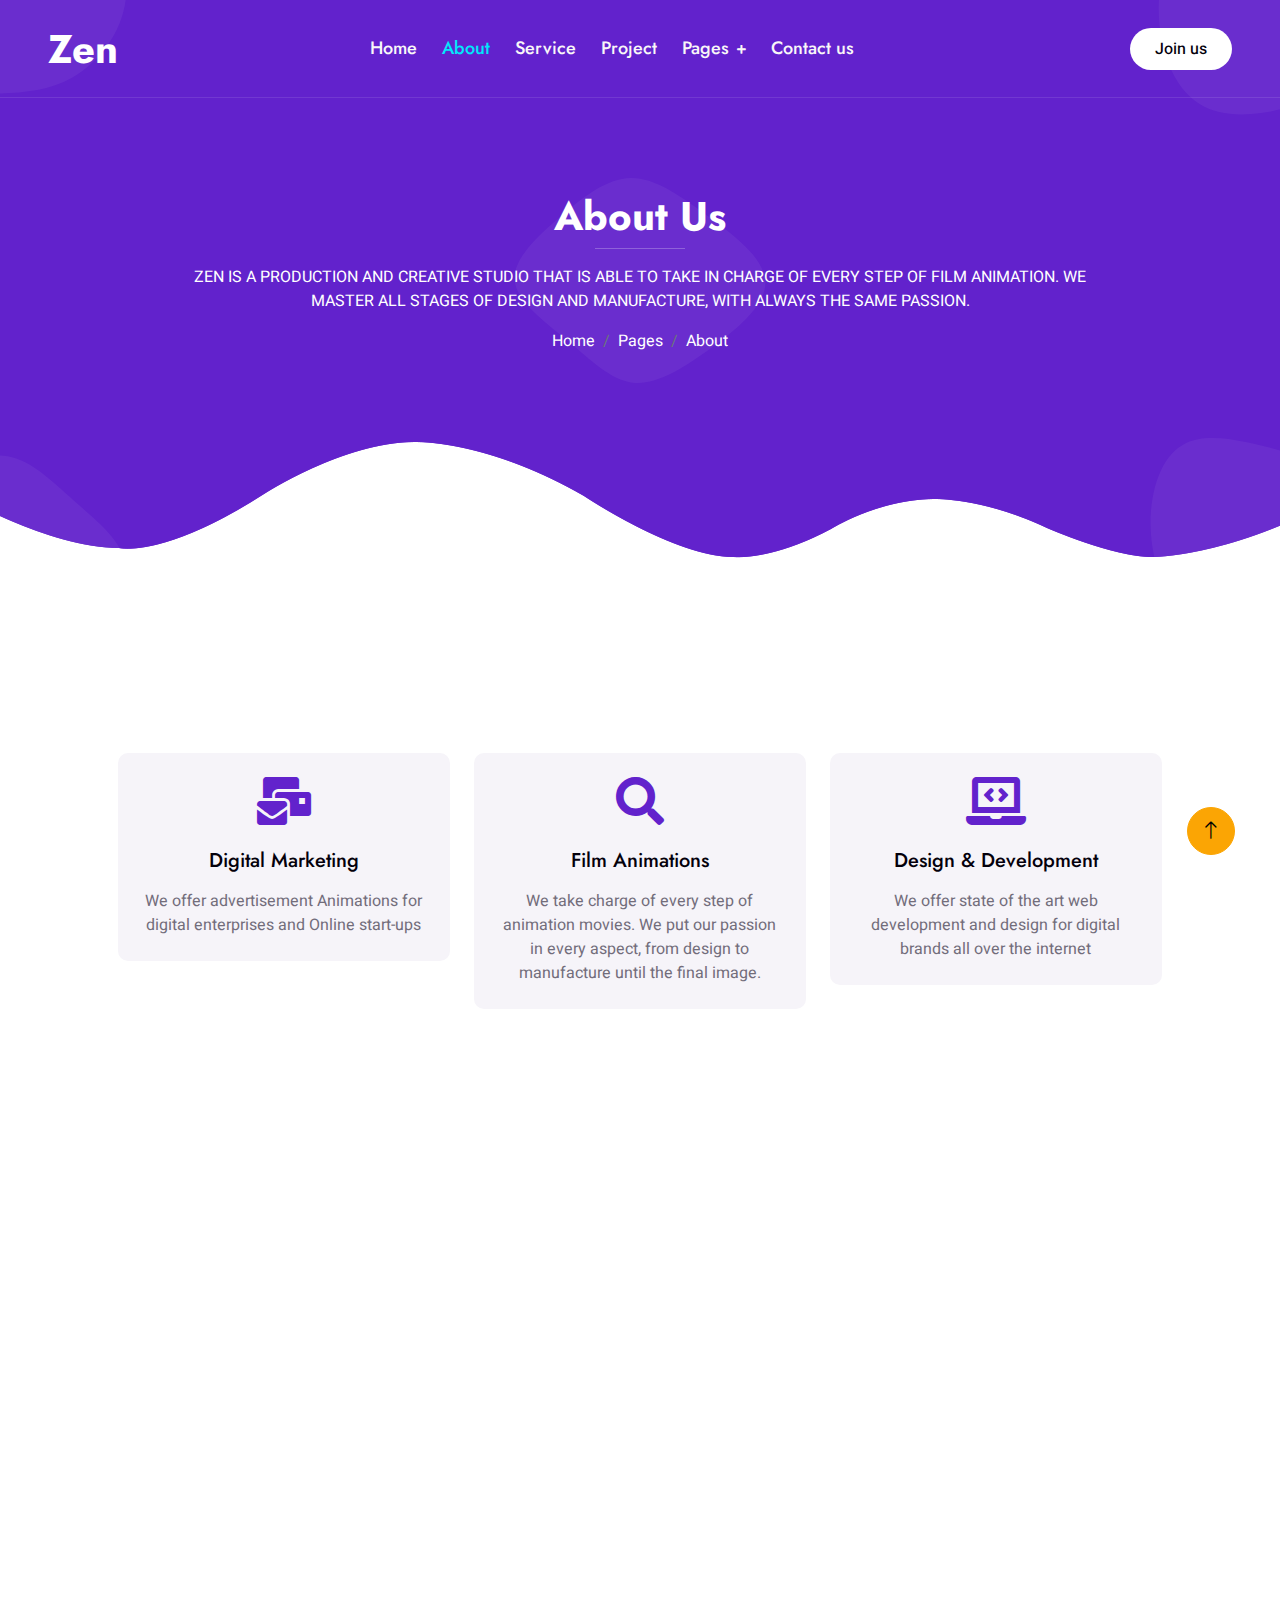
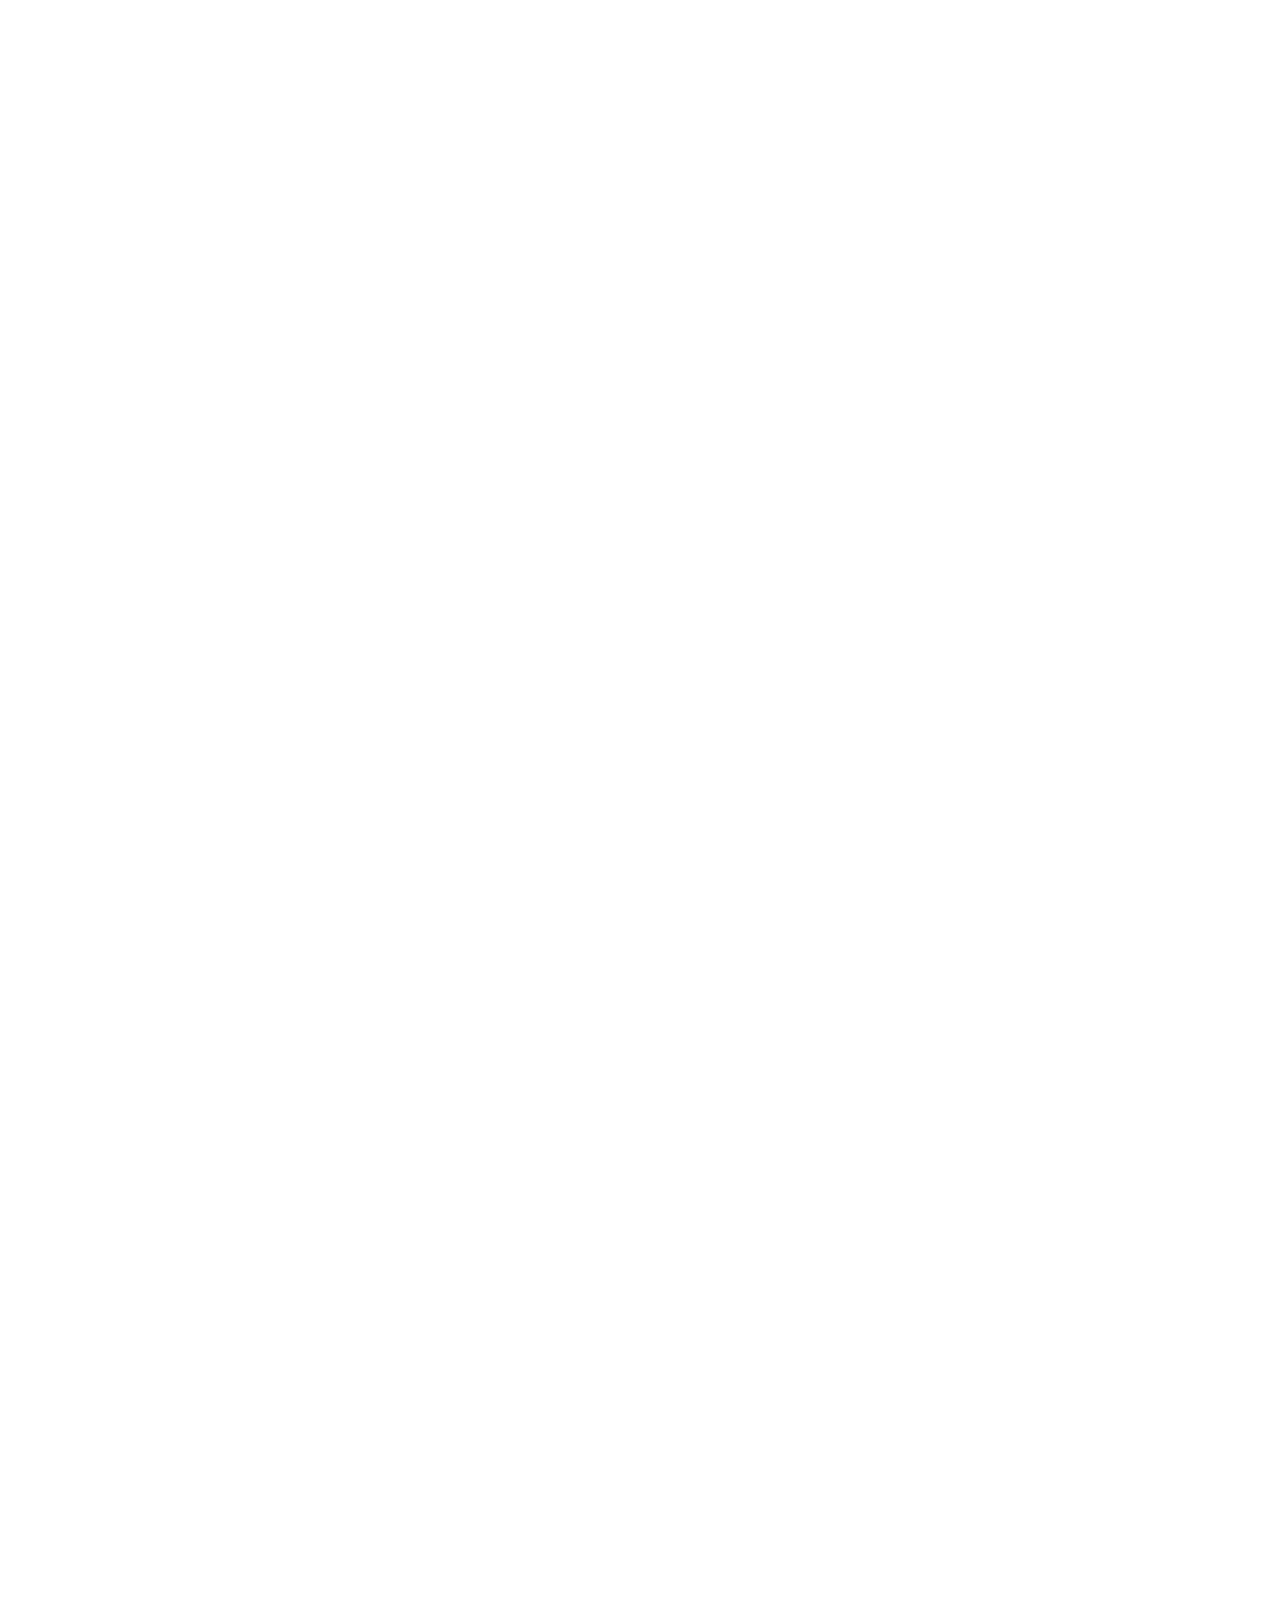
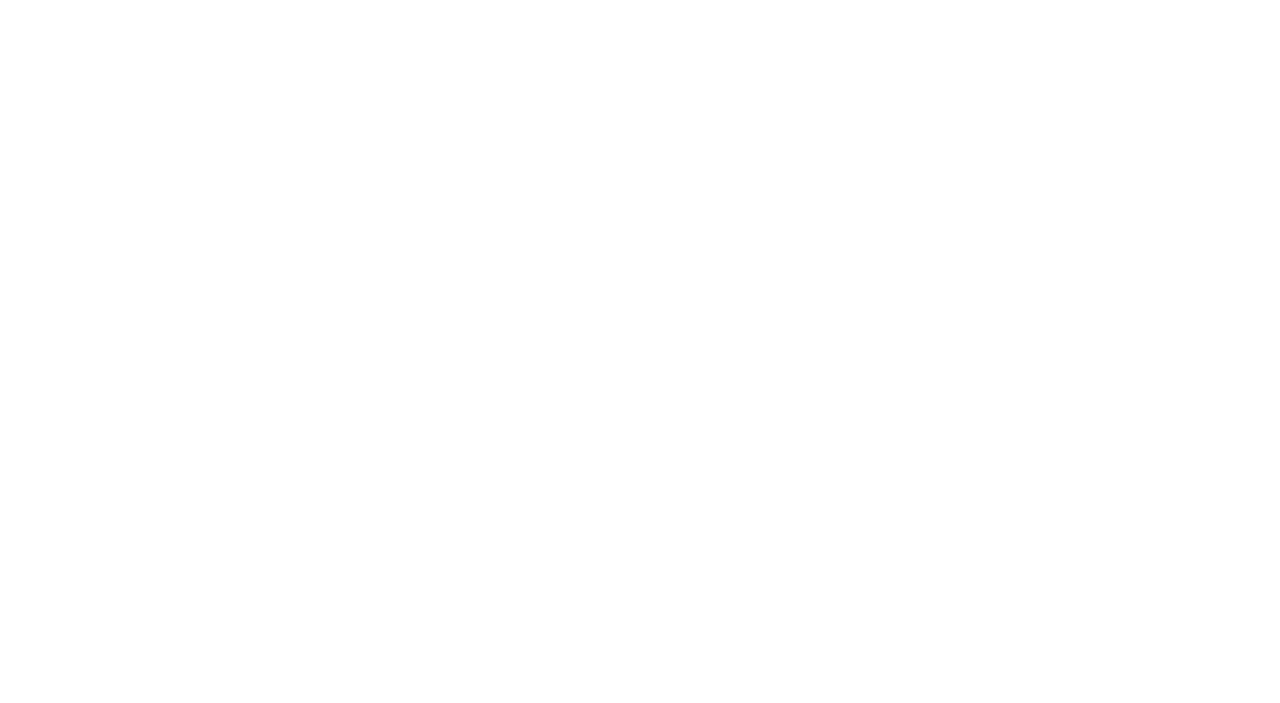
<file: about.html>
<!DOCTYPE html>
<html lang="en">

<head>
    <meta charset="utf-8">
    <title>Zen|About us</title>
    <meta content="width=device-width, initial-scale=1.0" name="viewport">
    <meta content="" name="keywords">
    <meta content="" name="description">

    <!-- Favicon -->
    <link href="img/favicon.ico" rel="icon">

    <!-- Google Web Fonts -->
    <link rel="preconnect" href="https://fonts.googleapis.com">
    <link rel="preconnect" href="https://fonts.gstatic.com" crossorigin>
    <link href="https://fonts.googleapis.com/css2?family=Heebo:wght@400;500&family=Jost:wght@500;600;700&display=swap" rel="stylesheet"> 

    <!-- Icon Font Stylesheet -->
    <link href="https://cdnjs.cloudflare.com/ajax/libs/font-awesome/5.10.0/css/all.min.css" rel="stylesheet">
    <link href="https://cdn.jsdelivr.net/npm/bootstrap-icons@1.4.1/font/bootstrap-icons.css" rel="stylesheet">

    <!-- Libraries Stylesheet -->
    <link href="lib/animate/animate.min.css" rel="stylesheet">
    <link href="lib/owlcarousel/assets/owl.carousel.min.css" rel="stylesheet">
    <link href="lib/lightbox/css/lightbox.min.css" rel="stylesheet">

    <!-- Customized Bootstrap Stylesheet -->
    <link href="css/bootstrap.min.css" rel="stylesheet">

    <!-- Template Stylesheet -->
    <link href="css/style.css" rel="stylesheet">
</head>

<body>
    <div class="container-xxl bg-white p-0">
        <!-- Spinner Start -->
        <div id="spinner" class="show bg-white position-fixed translate-middle w-100 vh-100 top-50 start-50 d-flex align-items-center justify-content-center">
            <div class="spinner-grow text-primary" style="width: 3rem; height: 3rem;" role="status">
                <span class="sr-only">Loading...</span>
            </div>
        </div>
        <!-- Spinner End -->


        <!-- Navbar & Hero Start -->
        <div class="container-xxl position-relative p-0">
            <nav class="navbar navbar-expand-lg navbar-light px-4 px-lg-5 py-3 py-lg-0">
                <a href="" class="navbar-brand p-0">
                    <h1 class="m-0">Zen</h1>
                    <!-- <img src="img/logo.png" alt="Logo"> -->
                </a>
                <button class="navbar-toggler" type="button" data-bs-toggle="collapse" data-bs-target="#navbarCollapse">
                    <span class="fa fa-bars"></span>
                </button>
                <div class="collapse navbar-collapse" id="navbarCollapse">
                    <div class="navbar-nav mx-auto py-0">
                        <a href="index.html" class="nav-item nav-link">Home</a>
                        <a href="about.html" class="nav-item nav-link active">About</a>
                        <a href="service.html" class="nav-item nav-link">Service</a>
                        <a href="project.html" class="nav-item nav-link">Project</a>
                        <div class="nav-item dropdown">
                            <a href="#" class="nav-link dropdown-toggle" data-bs-toggle="dropdown">Pages</a>
                            <div class="dropdown-menu m-0">
                                <a href="team.html" class="dropdown-item">Meet The Team</a>
                                <a href="testimonial.html" class="dropdown-item">Our Partners</a>
                                <a href="404.html" class="dropdown-item">What it's like working with us</a>
                            </div>
                        </div>
                        <a href="contact.html" class="nav-item nav-link">Contact us</a>
                    </div>
                    <a href="" class="btn rounded-pill py-2 px-4 ms-3 d-none d-lg-block">Join us</a>
                </div>
            </nav>

            <div class="container-xxl py-5 bg-primary hero-header">
                <div class="container my-5 py-5 px-lg-5">
                    <div class="row g-5 py-5">
                        <div class="col-12 text-center">
                            <h1 class="text-white animated slideInDown">About Us</h1>
                            <hr class="bg-white mx-auto mt-0" style="width: 90px;">
                            <div class="container text-white">
                                <p>ZEN IS A PRODUCTION AND CREATIVE
                                    STUDIO THAT IS ABLE TO TAKE IN CHARGE OF
                                    EVERY STEP OF FILM ANIMATION. WE MASTER ALL
                                    STAGES OF DESIGN AND MANUFACTURE, WITH
                                    ALWAYS THE SAME PASSION.</p>
                            </div>
                            <nav aria-label="breadcrumb">
                                <ol class="breadcrumb justify-content-center">
                                    <li class="breadcrumb-item"><a class="text-white" href="#">Home</a></li>
                                    <li class="breadcrumb-item"><a class="text-white" href="#">Pages</a></li>
                                    <li class="breadcrumb-item text-white active" aria-current="page">About</li>
                                </ol>
                            </nav>
                        </div>
                    </div>
                </div>
            </div>
        </div>
        <!-- Navbar & Hero End -->


        <!-- Feature Start -->
        <div class="container-xxl py-5">
            <div class="container py-5 px-lg-5">
                <div class="row g-4">
                    <div class="col-lg-4 wow fadeInUp" data-wow-delay="0.1s">
                        <div class="feature-item bg-light rounded text-center p-4">
                            <i class="fa fa-3x fa-mail-bulk text-primary mb-4"></i>
                            <h5 class="mb-3">Digital Marketing</h5>
                            <p class="m-0">We offer advertisement Animations for digital enterprises and Online start-ups</p>
                        </div>
                    </div>
                    <div class="col-lg-4 wow fadeInUp" data-wow-delay="0.3s">
                        <div class="feature-item bg-light rounded text-center p-4">
                            <i class="fa fa-3x fa-search text-primary mb-4"></i>
                            <h5 class="mb-3">Film Animations</h5>
                            <p class="m-0">We take charge of every step of
                                animation movies. We put our
                                passion in every aspect, from
                                design to manufacture until the
                                final image.</p>
                        </div>
                    </div>
                    <div class="col-lg-4 wow fadeInUp" data-wow-delay="0.5s">
                        <div class="feature-item bg-light rounded text-center p-4">
                            <i class="fa fa-3x fa-laptop-code text-primary mb-4"></i>
                            <h5 class="mb-3">Design & Development</h5>
                            <p class="m-0">We offer state of the art web development and design for digital brands all over the internet</p>
                        </div>
                    </div>
                </div>
            </div>
        </div>
        <!-- Feature End -->


        <!-- About Start -->
        <div class="container-xxl py-5">
            <div class="container py-5 px-lg-5">
                <div class="row g-5 align-items-center">
                    <div class="col-lg-6 wow fadeInUp" data-wow-delay="0.1s">
                        <p class="section-title text-secondary">About Us<span></span></p>
                        <h1 class="mb-5">#1 Animation Studio with 10 years of experience</h1>
                        <p class="mb-4">We have been in operation for the last 15 years and have taken over the animation industry in 5 and reigned it for 10 making us second to none in this cut throat industry. Our statistics show how we prioritize our work flow.</p>
                        <div class="skill mb-4">
                            <div class="d-flex justify-content-between">
                                <p class="mb-2">Digital Marketing</p>
                                <p class="mb-2">85%</p>
                            </div>
                            <div class="progress">
                                <div class="progress-bar bg-primary" role="progressbar" aria-valuenow="85" aria-valuemin="0" aria-valuemax="100"></div>
                            </div>
                        </div>
                        <div class="skill mb-4">
                            <div class="d-flex justify-content-between">
                                <p class="mb-2">Film Animations</p>
                                <p class="mb-2">90%</p>
                            </div>
                            <div class="progress">
                                <div class="progress-bar bg-secondary" role="progressbar" aria-valuenow="90" aria-valuemin="0" aria-valuemax="100"></div>
                            </div>
                        </div>
                        <div class="skill mb-4">
                            <div class="d-flex justify-content-between">
                                <p class="mb-2">Design & Development</p>
                                <p class="mb-2">95%</p>
                            </div>
                            <div class="progress">
                                <div class="progress-bar bg-dark" role="progressbar" aria-valuenow="95" aria-valuemin="0" aria-valuemax="100"></div>
                            </div>
                        </div>
                        <a href="" class="btn btn-primary py-sm-3 px-sm-5 rounded-pill mt-3">Learn More</a>
                    </div>
                    <div class="col-lg-6">
                        <img class="img-fluid wow zoomIn" data-wow-delay="0.5s" src="img/exp.png">
                    </div>
                </div>
            </div>
        </div>
        <!-- About End -->


        <!-- Facts Start -->
        <div class="container-xxl bg-primary fact py-5 wow fadeInUp" data-wow-delay="0.1s">
            <div class="container py-5 px-lg-5">
                <div class="row g-4">
                    <div class="col-md-6 col-lg-3 text-center wow fadeIn" data-wow-delay="0.1s">
                        <i class="fa fa-certificate fa-3x text-secondary mb-3"></i>
                        <h1 class="text-white mb-2" data-toggle="counter-up">10</h1>
                        <p class="text-white mb-0">Years Experience</p>
                    </div>
                    <div class="col-md-6 col-lg-3 text-center wow fadeIn" data-wow-delay="0.3s">
                        <i class="fa fa-users-cog fa-3x text-secondary mb-3"></i>
                        <h1 class="text-white mb-2" data-toggle="counter-up">500</h1>
                        <p class="text-white mb-0">Team Members</p>
                    </div>
                    <div class="col-md-6 col-lg-3 text-center wow fadeIn" data-wow-delay="0.5s">
                        <i class="fa fa-users fa-3x text-secondary mb-3"></i>
                        <h1 class="text-white mb-2" data-toggle="counter-up">160</h1>
                        <p class="text-white mb-0">Satisfied Clients</p>
                    </div>
                    <div class="col-md-6 col-lg-3 text-center wow fadeIn" data-wow-delay="0.7s">
                        <i class="fa fa-check fa-3x text-secondary mb-3"></i>
                        <h1 class="text-white mb-2" data-toggle="counter-up">180</h1>
                        <p class="text-white mb-0">Complete Projects</p>
                    </div>
                </div>
            </div>
        </div>
        <!-- Facts End -->
        

        <!-- Team Start -->
        <div class="container-xxl py-5">
            <div class="container py-5 px-lg-5">
                <div class="wow fadeInUp" data-wow-delay="0.1s">
                    <p class="section-title text-secondary justify-content-center"><span></span>Meet the Team<span></span></p>
                    <h1 class="text-center mb-5">Our Team Members</h1>
                </div>
                <div class="row g-4">
                    <div class="col-lg-4 col-md-6 wow fadeInUp" data-wow-delay="0.1s">
                        <div class="team-item bg-light rounded">
                            <div class="text-center border-bottom p-4">
                                <img class="img-fluid rounded-circle mb-4" src="img/sadio.jpg" alt="">
                                <h5>John Doe</h5>
                                <span>CEO & Founder</span>
                            </div>
                            <div class="d-flex justify-content-center p-4">
                                <a class="btn btn-square mx-1" href=""><i class="fab fa-facebook-f"></i></a>
                                <a class="btn btn-square mx-1" href=""><i class="fab fa-twitter"></i></a>
                                <a class="btn btn-square mx-1" href=""><i class="fab fa-instagram"></i></a>
                                <a class="btn btn-square mx-1" href=""><i class="fab fa-linkedin-in"></i></a>
                            </div>
                        </div>
                    </div>
                    <div class="col-lg-4 col-md-6 wow fadeInUp" data-wow-delay="0.3s">
                        <div class="team-item bg-light rounded">
                            <div class="text-center border-bottom p-4">
                                <img class="img-fluid rounded-circle mb-4" src="img/shaq.jpg" alt="">
                                <h5>Shaq</h5>
                                <span>Lead Artist</span>
                            </div>
                            <div class="d-flex justify-content-center p-4">
                                <a class="btn btn-square mx-1" href=""><i class="fab fa-facebook-f"></i></a>
                                <a class="btn btn-square mx-1" href=""><i class="fab fa-twitter"></i></a>
                                <a class="btn btn-square mx-1" href=""><i class="fab fa-instagram"></i></a>
                                <a class="btn btn-square mx-1" href=""><i class="fab fa-linkedin-in"></i></a>
                            </div>
                        </div>
                    </div>
                    <div class="col-lg-4 col-md-6 wow fadeInUp" data-wow-delay="0.5s">
                        <div class="team-item bg-light rounded">
                            <div class="text-center border-bottom p-4">
                                <img class="img-fluid rounded-circle mb-4" src="img/sant.jpg" alt="">
                                <h5>Santan</h5>
                                <span>FEO</span>
                            </div>
                            <div class="d-flex justify-content-center p-4">
                                <a class="btn btn-square mx-1" href=""><i class="fab fa-facebook-f"></i></a>
                                <a class="btn btn-square mx-1" href=""><i class="fab fa-twitter"></i></a>
                                <a class="btn btn-square mx-1" href=""><i class="fab fa-instagram"></i></a>
                                <a class="btn btn-square mx-1" href=""><i class="fab fa-linkedin-in"></i></a>
                            </div>
                        </div>
                    </div>
                </div>
            </div>
        </div>
        <!-- Team End -->
        

        <!-- Footer Start -->
        <div class="container-fluid bg-primary text-light footer wow fadeIn" data-wow-delay="0.1s">
            <div class="container py-5 px-lg-5">
                <div class="row g-5">
                    <div class="col-md-6 col-lg-3">
                        <p class="section-title text-white h5 mb-4">Address<span></span></p>
                        <p><i class="fa fa-map-marker-alt me-3"></i>KIPRO CENTRE, WESTLANDS</p>
                        <p><i class="fa fa-phone-alt me-3"></i>+254 764 123 985</p>
                        <p><i class="fa fa-envelope me-3"></i>ZenAnim@gmail.com</p>
                        <div class="d-flex pt-2">
                            <a class="btn btn-outline-light btn-social" href="https://twitter.com"><i class="fab fa-twitter"></i></a>
                            <a class="btn btn-outline-light btn-social" href="https://facebook.com"><i class="fab fa-facebook-f"></i></a>
                            <a class="btn btn-outline-light btn-social" href="https://instagram.com"><i class="fab fa-instagram"></i></a>
                            <a class="btn btn-outline-light btn-social" href="https://linkedin.com"><i class="fab fa-linkedin-in"></i></a>
                        </div>
                    </div>
                    <div class="col-md-6 col-lg-3">
                        <p class="section-title text-white h5 mb-4">Quick Link<span></span></p>
                        <a class="btn btn-link" href="">About Us</a>
                        <a class="btn btn-link" href="">Contact Us</a>
                        <a class="btn btn-link" href="">Privacy Policy</a>
                        <a class="btn btn-link" href="">Terms & Condition</a>
                        <a class="btn btn-link" href="">Career</a>
                    </div>
                    <div class="col-md-6 col-lg-3">
                        <p class="section-title text-white h5 mb-4">Gallery<span></span></p>
                        <div class="row g-2">
                            <div class="col-4">
                                <img class="img-fluid" src="img/01.jpg" alt="Image">
                            </div>
                            <div class="col-4">
                                <img class="img-fluid" src="img/02.jpg" alt="Image">
                            </div>
                            <div class="col-4">
                                <img class="img-fluid" src="img/03.jpg" alt="Image">
                            </div>
                            <div class="col-4">
                                <img class="img-fluid" src="img/04.jpg" alt="Image">
                            </div>
                            <div class="col-4">
                                <img class="img-fluid" src="img/wp7161162-pc-4k-japan-anime-wallpapers.jpg" alt="Image">
                            </div>
                            <div class="col-4">
                                <img class="img-fluid" src="img/03.jpg" alt="Image">
                            </div>
                        </div>
                    </div>
                    <div class="col-md-6 col-lg-3">
                        <p class="section-title text-white h5 mb-4">Newsletter<span></span></p>
                        <p>Consider subscribing to the Zen Animations Newsletter to be alerted on any/all updates.</p>
                        <div class="position-relative w-100 mt-3">
                            <input class="form-control border-0 rounded-pill w-100 ps-4 pe-5" type="text" placeholder="Your Email" style="height: 48px;">
                            <button type="button" class="btn shadow-none position-absolute top-0 end-0 mt-1 me-2"><i class="fa fa-paper-plane text-primary fs-4"></i></button>
                        </div>
                    </div>
                </div>
            </div>
            <div class="container px-lg-5">
                <div class="copyright">
                    <div class="row">
                        <div class="col-md-6 text-center text-md-start mb-3 mb-md-0">
                            &copy; <a class="border-bottom" href="#">Zen Animations</a>, All Right Reserved. 
							
							<!--/*** This template is free as long as you keep the footer author’s credit link/attribution link/backlink. If you'd like to use the template without the footer author’s credit link/attribution link/backlink, you can purchase the Credit Removal License from "https://htmlcodex.com/credit-removal". Thank you for your support. ***/-->
							Designed By <a class="border-bottom" href="#">Law :)</a><br><br> 
                            Distributed By a <a class="border-bottom" href="https://themewagon.com" target="_blank">ThemeWagon</a>
                        </div>
                        <div class="col-md-6 text-center text-md-end">
                            <div class="footer-menu">
                                <a href="index.html">Home</a>
                                <a href="">Cookies</a>
                                <a href="">Help</a>
                                <a href="">FQAs</a>
                            </div>
                        </div>
                    </div>
                </div>
            </div>
        </div>
        <!-- Footer End -->


        <!-- Back to Top -->
        <a href="#" class="btn btn-lg btn-secondary btn-lg-square back-to-top"><i class="bi bi-arrow-up"></i></a>
    </div>

    <!-- JavaScript Libraries -->
    <script src="https://code.jquery.com/jquery-3.4.1.min.js"></script>
    <script src="https://cdn.jsdelivr.net/npm/bootstrap@5.0.0/dist/js/bootstrap.bundle.min.js"></script>
    <script src="lib/wow/wow.min.js"></script>
    <script src="lib/easing/easing.min.js"></script>
    <script src="lib/waypoints/waypoints.min.js"></script>
    <script src="lib/counterup/counterup.min.js"></script>
    <script src="lib/owlcarousel/owl.carousel.min.js"></script>
    <script src="lib/isotope/isotope.pkgd.min.js"></script>
    <script src="lib/lightbox/js/lightbox.min.js"></script>

    <!-- Template Javascript -->
    <script src="js/main.js"></script>
</body>

</html>
</file>
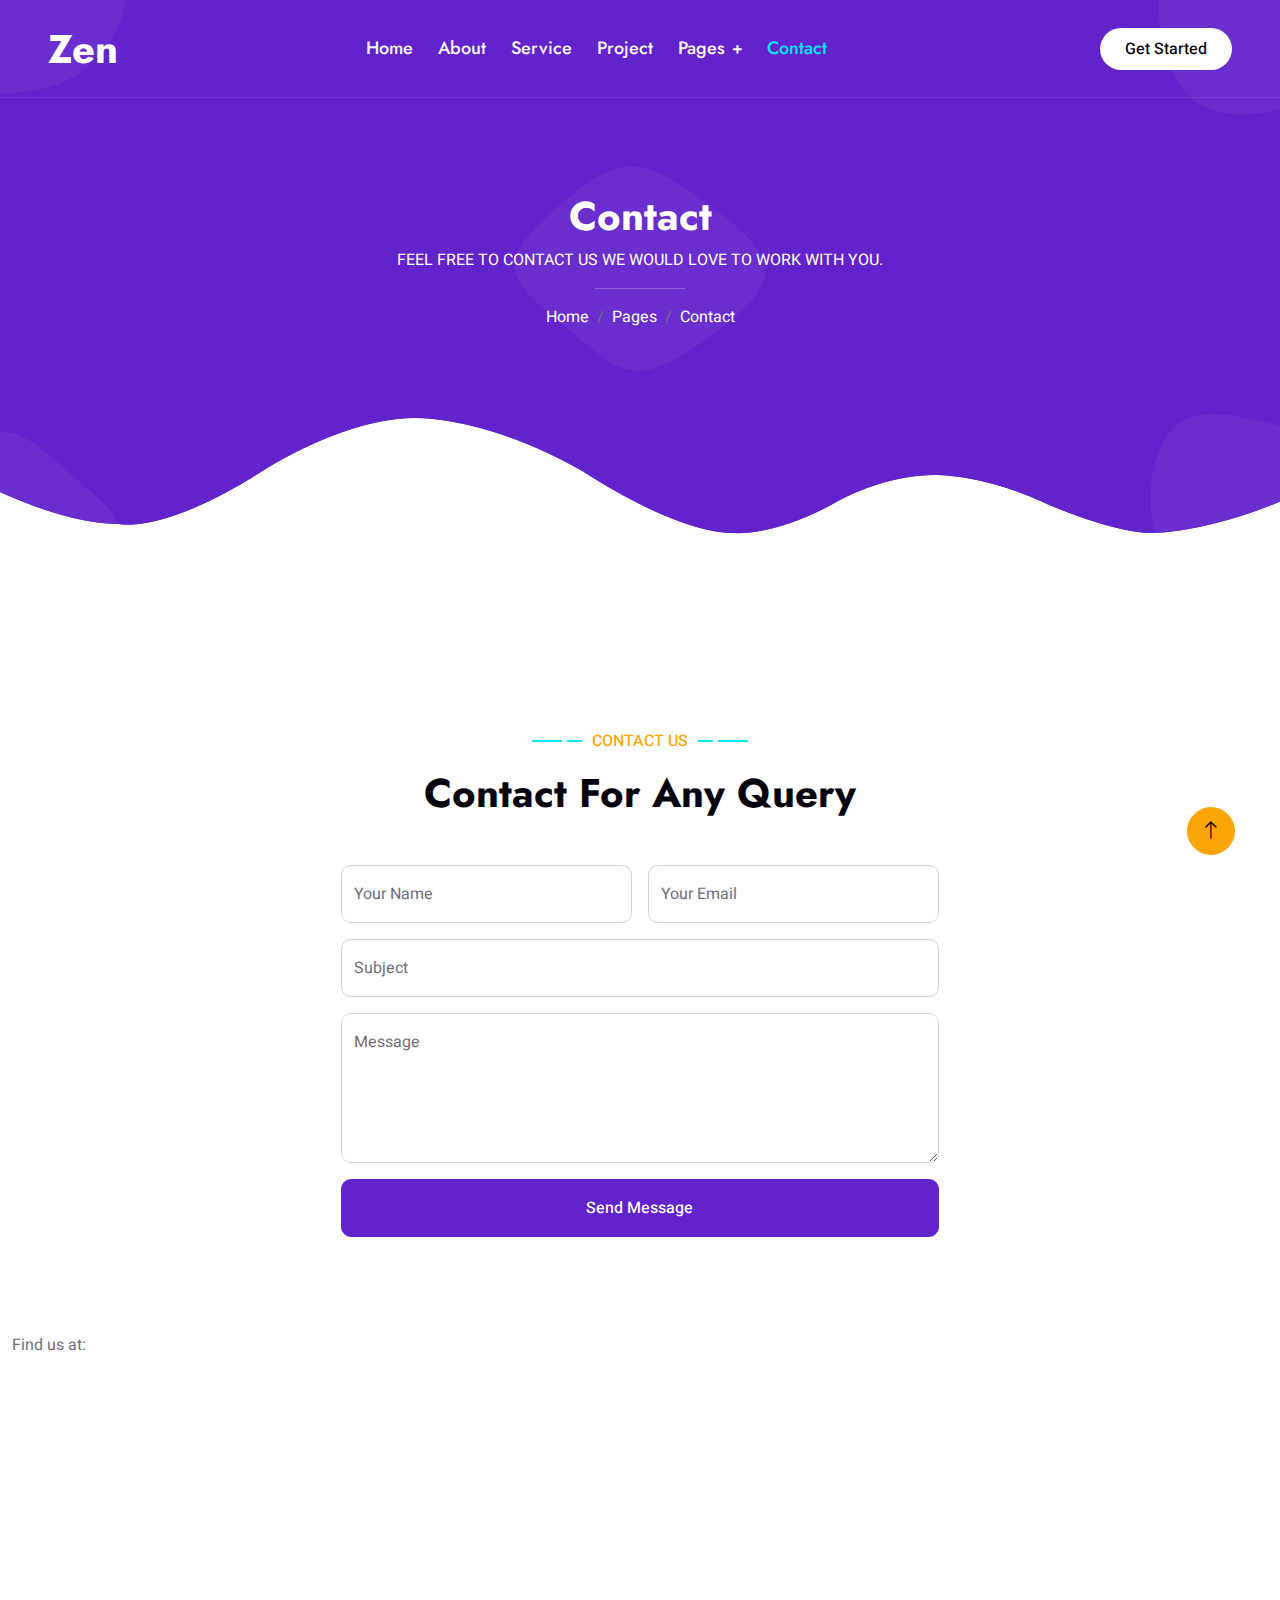
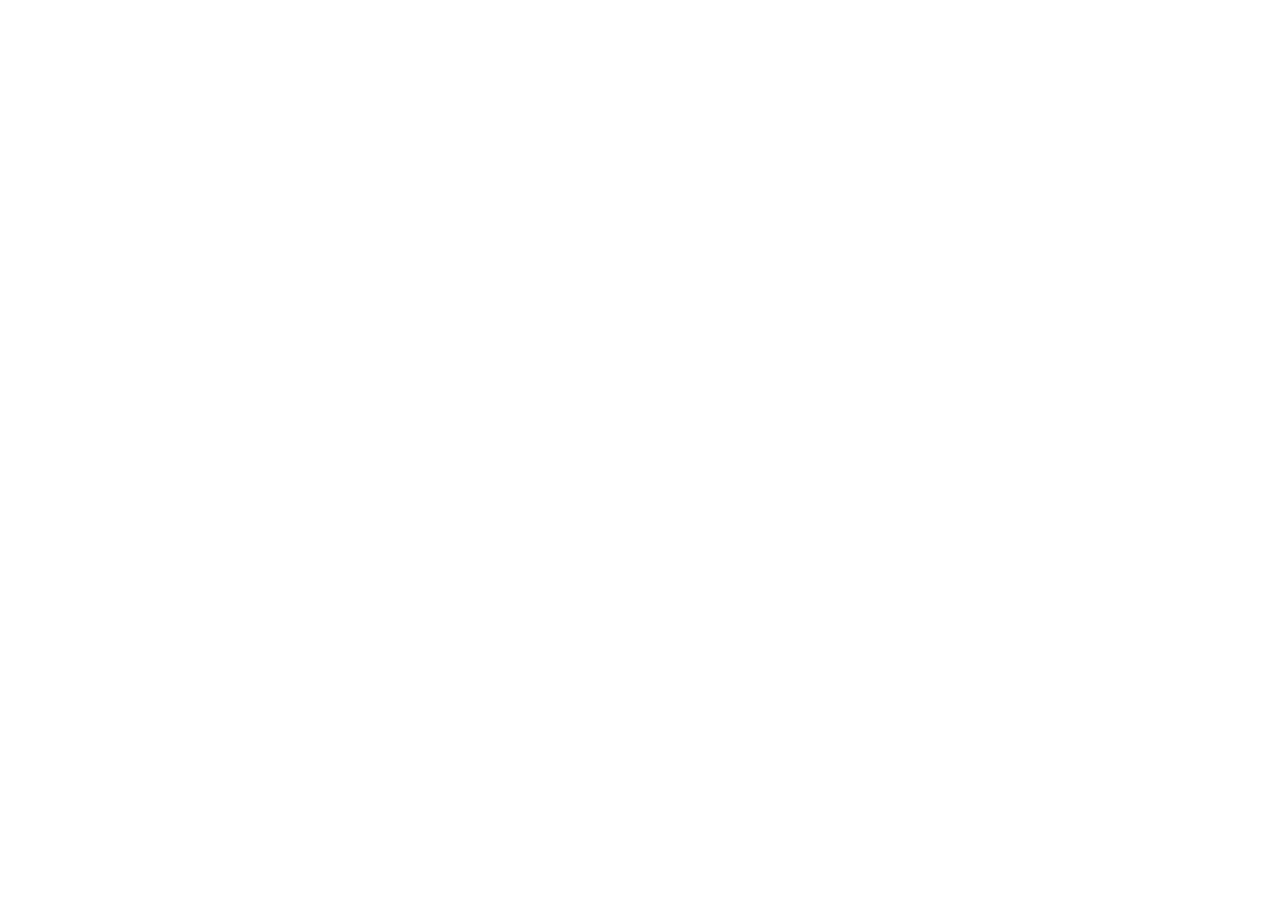
<file: contact.html>
<!DOCTYPE html>
<html lang="en">

<head>
    <meta charset="utf-8">
    <title>Zen|Contact us</title>
    <meta content="width=device-width, initial-scale=1.0" name="viewport">
    <meta content="" name="keywords">
    <meta content="" name="description">

    <!-- Favicon -->
    <link href="img/favicon.ico" rel="icon">

    <!-- Google Web Fonts -->
    <link rel="preconnect" href="https://fonts.googleapis.com">
    <link rel="preconnect" href="https://fonts.gstatic.com" crossorigin>
    <link href="https://fonts.googleapis.com/css2?family=Heebo:wght@400;500&family=Jost:wght@500;600;700&display=swap" rel="stylesheet"> 

    <!-- Icon Font Stylesheet -->
    <link href="https://cdnjs.cloudflare.com/ajax/libs/font-awesome/5.10.0/css/all.min.css" rel="stylesheet">
    <link href="https://cdn.jsdelivr.net/npm/bootstrap-icons@1.4.1/font/bootstrap-icons.css" rel="stylesheet">

    <!-- Libraries Stylesheet -->
    <link href="lib/animate/animate.min.css" rel="stylesheet">
    <link href="lib/owlcarousel/assets/owl.carousel.min.css" rel="stylesheet">
    <link href="lib/lightbox/css/lightbox.min.css" rel="stylesheet">

    <!-- Customized Bootstrap Stylesheet -->
    <link href="css/bootstrap.min.css" rel="stylesheet">

    <!-- Template Stylesheet -->
    <link href="css/style.css" rel="stylesheet">
</head>

<body>
    <div class="container-xxl bg-white p-0">
        <!-- Spinner Start -->
        <div id="spinner" class="show bg-white position-fixed translate-middle w-100 vh-100 top-50 start-50 d-flex align-items-center justify-content-center">
            <div class="spinner-grow text-primary" style="width: 3rem; height: 3rem;" role="status">
                <span class="sr-only">Loading...</span>
            </div>
        </div>
        <!-- Spinner End -->


        <!-- Navbar & Hero Start -->
        <div class="container-xxl position-relative p-0">
            <nav class="navbar navbar-expand-lg navbar-light px-4 px-lg-5 py-3 py-lg-0">
                <a href="" class="navbar-brand p-0">
                    <h1 class="m-0">Zen</h1>
                    <!-- <img src="img/logo.png" alt="Logo"> -->
                </a>
                <button class="navbar-toggler" type="button" data-bs-toggle="collapse" data-bs-target="#navbarCollapse">
                    <span class="fa fa-bars"></span>
                </button>
                <div class="collapse navbar-collapse" id="navbarCollapse">
                    <div class="navbar-nav mx-auto py-0">
                        <a href="index.html" class="nav-item nav-link">Home</a>
                        <a href="about.html" class="nav-item nav-link">About</a>
                        <a href="service.html" class="nav-item nav-link">Service</a>
                        <a href="project.html" class="nav-item nav-link">Project</a>
                        <div class="nav-item dropdown">
                            <a href="#" class="nav-link dropdown-toggle" data-bs-toggle="dropdown">Pages</a>
                            <div class="dropdown-menu m-0">
                                <a href="team.html" class="dropdown-item">Meet The Team</a>
                                <a href="testimonial.html" class="dropdown-item">Our Partners</a>
                                <a href="404.html" class="dropdown-item">What it's like working with us</a>
                            </div>
                        </div>
                        <a href="contact.html" class="nav-item nav-link active">Contact</a>
                    </div>
                    <a href="" class="btn rounded-pill py-2 px-4 ms-3 d-none d-lg-block">Get Started</a>
                </div>
            </nav>

            <div class="container-xxl py-5 bg-primary hero-header">
                <div class="container my-5 py-5 px-lg-5">
                    <div class="row g-5 py-5">
                        <div class="col-12 text-center">
                            <h1 class="text-white animated slideInDown">Contact</h1>
                            <div class="container text-white">
                                <p>FEEL FREE TO CONTACT US WE WOULD LOVE TO WORK WITH YOU.</p>
                            </div>
                            <hr class="bg-white mx-auto mt-0" style="width: 90px;">
                            <nav aria-label="breadcrumb">
                                <ol class="breadcrumb justify-content-center">
                                    <li class="breadcrumb-item"><a class="text-white" href="#">Home</a></li>
                                    <li class="breadcrumb-item"><a class="text-white" href="#">Pages</a></li>
                                    <li class="breadcrumb-item text-white active" aria-current="page">Contact</li>
                                </ol>
                            </nav>
                        </div>
                    </div>
                </div>
            </div>
        </div>
        <!-- Navbar & Hero End -->


        <!-- Contact Start -->
        <div class="container-xxl py-5">
            <div class="container py-5 px-lg-5">
                <div class="wow fadeInUp" data-wow-delay="0.1s">
                    <p class="section-title text-secondary justify-content-center"><span></span>Contact Us<span></span></p>
                    <h1 class="text-center mb-5">Contact For Any Query</h1>
                </div>
                <div class="row justify-content-center">
                    <div class="col-lg-7">
                        <div class="wow fadeInUp" data-wow-delay="0.3s">
                            <form>
                                <div class="row g-3">
                                    <div class="col-md-6">
                                        <div class="form-floating">
                                            <input type="text" class="form-control" id="name" placeholder="Your Name">
                                            <label for="name">Your Name</label>
                                        </div>
                                    </div>
                                    <div class="col-md-6">
                                        <div class="form-floating">
                                            <input type="email" class="form-control" id="email" placeholder="Your Email">
                                            <label for="email">Your Email</label>
                                        </div>
                                    </div>
                                    <div class="col-12">
                                        <div class="form-floating">
                                            <input type="text" class="form-control" id="subject" placeholder="Subject">
                                            <label for="subject">Subject</label>
                                        </div>
                                    </div>
                                    <div class="col-12">
                                        <div class="form-floating">
                                            <textarea class="form-control" placeholder="Leave a message here" id="message" style="height: 150px"></textarea>
                                            <label for="message">Message</label>
                                        </div>
                                    </div>
                                    <div class="col-12">
                                        <button class="btn btn-primary w-100 py-3" type="submit">Send Message</button>
                                    </div>
                                </div>
                            </form>
                        </div>
                    </div>
                </div>
            </div>
        </div>
        <!-- Contact End -->
        
        <div class="container-fluid ">
            <p>Find us at:</p>
            <iframe src="https://www.google.com/maps/embed?pb=!1m18!1m12!1m3!1d13545.454078352175!2d36.78161970781252!3d-1.265361500000002!2m3!1f0!2f0!3f0!3m2!1i1024!2i768!4f13.1!3m3!1m2!1s0x182f17950e480f95%3A0x7ed5764b334ad43!2sVERTEX%20STUDIO!5e1!3m2!1sen!2ske!4v1652611644288!5m2!1sen!2ske" width="100%" height="450" style="border:0;" allowfullscreen="" loading="lazy" referrerpolicy="no-referrer-when-downgrade"></iframe>
        </div>

        <!-- Footer Start -->
        <div class="container-fluid bg-primary text-light footer wow fadeIn" data-wow-delay="0.1s">
            <div class="container py-5 px-lg-5">
                <div class="row g-5">
                    <div class="col-md-6 col-lg-3">
                        <p class="section-title text-white h5 mb-4">Address<span></span></p>
                        <p><i class="fa fa-map-marker-alt me-3"></i>KIPRO CENTRE, WESTLANDS</p>
                        <p><i class="fa fa-phone-alt me-3"></i>+254 764 123 985</p>
                        <p><i class="fa fa-envelope me-3"></i>ZenAnim@gmail.com</p>
                        <div class="d-flex pt-2">
                            <a class="btn btn-outline-light btn-social" href="https://twitter.com"><i class="fab fa-twitter"></i></a>
                            <a class="btn btn-outline-light btn-social" href="https://facebook.com"><i class="fab fa-facebook-f"></i></a>
                            <a class="btn btn-outline-light btn-social" href="https://instagram.com"><i class="fab fa-instagram"></i></a>
                            <a class="btn btn-outline-light btn-social" href="https://linkedin.com"><i class="fab fa-linkedin-in"></i></a>
                        </div>
                    </div>
                    <div class="col-md-6 col-lg-3">
                        <p class="section-title text-white h5 mb-4">Quick Link<span></span></p>
                        <a class="btn btn-link" href="">About Us</a>
                        <a class="btn btn-link" href="">Contact Us</a>
                        <a class="btn btn-link" href="">Privacy Policy</a>
                        <a class="btn btn-link" href="">Terms & Condition</a>
                        <a class="btn btn-link" href="">Career</a>
                    </div>
                    <div class="col-md-6 col-lg-3">
                        <p class="section-title text-white h5 mb-4">Gallery<span></span></p>
                        <div class="row g-2">
                            <div class="col-4">
                                <img class="img-fluid" src="img/01.jpg" alt="Image">
                            </div>
                            <div class="col-4">
                                <img class="img-fluid" src="img/02.jpg" alt="Image">
                            </div>
                            <div class="col-4">
                                <img class="img-fluid" src="img/03.jpg" alt="Image">
                            </div>
                            <div class="col-4">
                                <img class="img-fluid" src="img/04.jpg" alt="Image">
                            </div>
                            <div class="col-4">
                                <img class="img-fluid" src="img/wp7161162-pc-4k-japan-anime-wallpapers.jpg" alt="Image">
                            </div>
                            <div class="col-4">
                                <img class="img-fluid" src="img/03.jpg" alt="Image">
                            </div>
                        </div>
                    </div>
                    <div class="col-md-6 col-lg-3">
                        <p class="section-title text-white h5 mb-4">Newsletter<span></span></p>
                        <p>Consider subscribing to the Zen Animations Newsletter to be alerted on any/all updates.</p>
                        <div class="position-relative w-100 mt-3">
                            <input class="form-control border-0 rounded-pill w-100 ps-4 pe-5" type="text" placeholder="Your Email" style="height: 48px;">
                            <button type="button" class="btn shadow-none position-absolute top-0 end-0 mt-1 me-2"><i class="fa fa-paper-plane text-primary fs-4"></i></button>
                        </div>
                    </div>
                </div>
            </div>
            <div class="container px-lg-5">
                <div class="copyright">
                    <div class="row">
                        <div class="col-md-6 text-center text-md-start mb-3 mb-md-0">
                            &copy; <a class="border-bottom" href="#">Zen Animations</a>, All Right Reserved. 
							
							<!--/*** This template is free as long as you keep the footer author’s credit link/attribution link/backlink. If you'd like to use the template without the footer author’s credit link/attribution link/backlink, you can purchase the Credit Removal License from "https://htmlcodex.com/credit-removal". Thank you for your support. ***/-->
							Designed By <a class="border-bottom" href="#">Law :)</a><br><br> 
                            Distributed By a <a class="border-bottom" href="https://themewagon.com" target="_blank">ThemeWagon</a>
                        </div>
                        <div class="col-md-6 text-center text-md-end">
                            <div class="footer-menu">
                                <a href="index.html">Home</a>
                                <a href="">Cookies</a>
                                <a href="">Help</a>
                                <a href="">FQAs</a>
                            </div>
                        </div>
                    </div>
                </div>
            </div>
        </div>
        <!-- Footer End -->


        <!-- Back to Top -->
        <a href="#" class="btn btn-lg btn-secondary btn-lg-square back-to-top"><i class="bi bi-arrow-up"></i></a>
    </div>

    <!-- JavaScript Libraries -->
    <script src="https://code.jquery.com/jquery-3.4.1.min.js"></script>
    <script src="https://cdn.jsdelivr.net/npm/bootstrap@5.0.0/dist/js/bootstrap.bundle.min.js"></script>
    <script src="lib/wow/wow.min.js"></script>
    <script src="lib/easing/easing.min.js"></script>
    <script src="lib/waypoints/waypoints.min.js"></script>
    <script src="lib/counterup/counterup.min.js"></script>
    <script src="lib/owlcarousel/owl.carousel.min.js"></script>
    <script src="lib/isotope/isotope.pkgd.min.js"></script>
    <script src="lib/lightbox/js/lightbox.min.js"></script>

    <!-- Template Javascript -->
    <script src="js/main.js"></script>
</body>

</html>
</file>
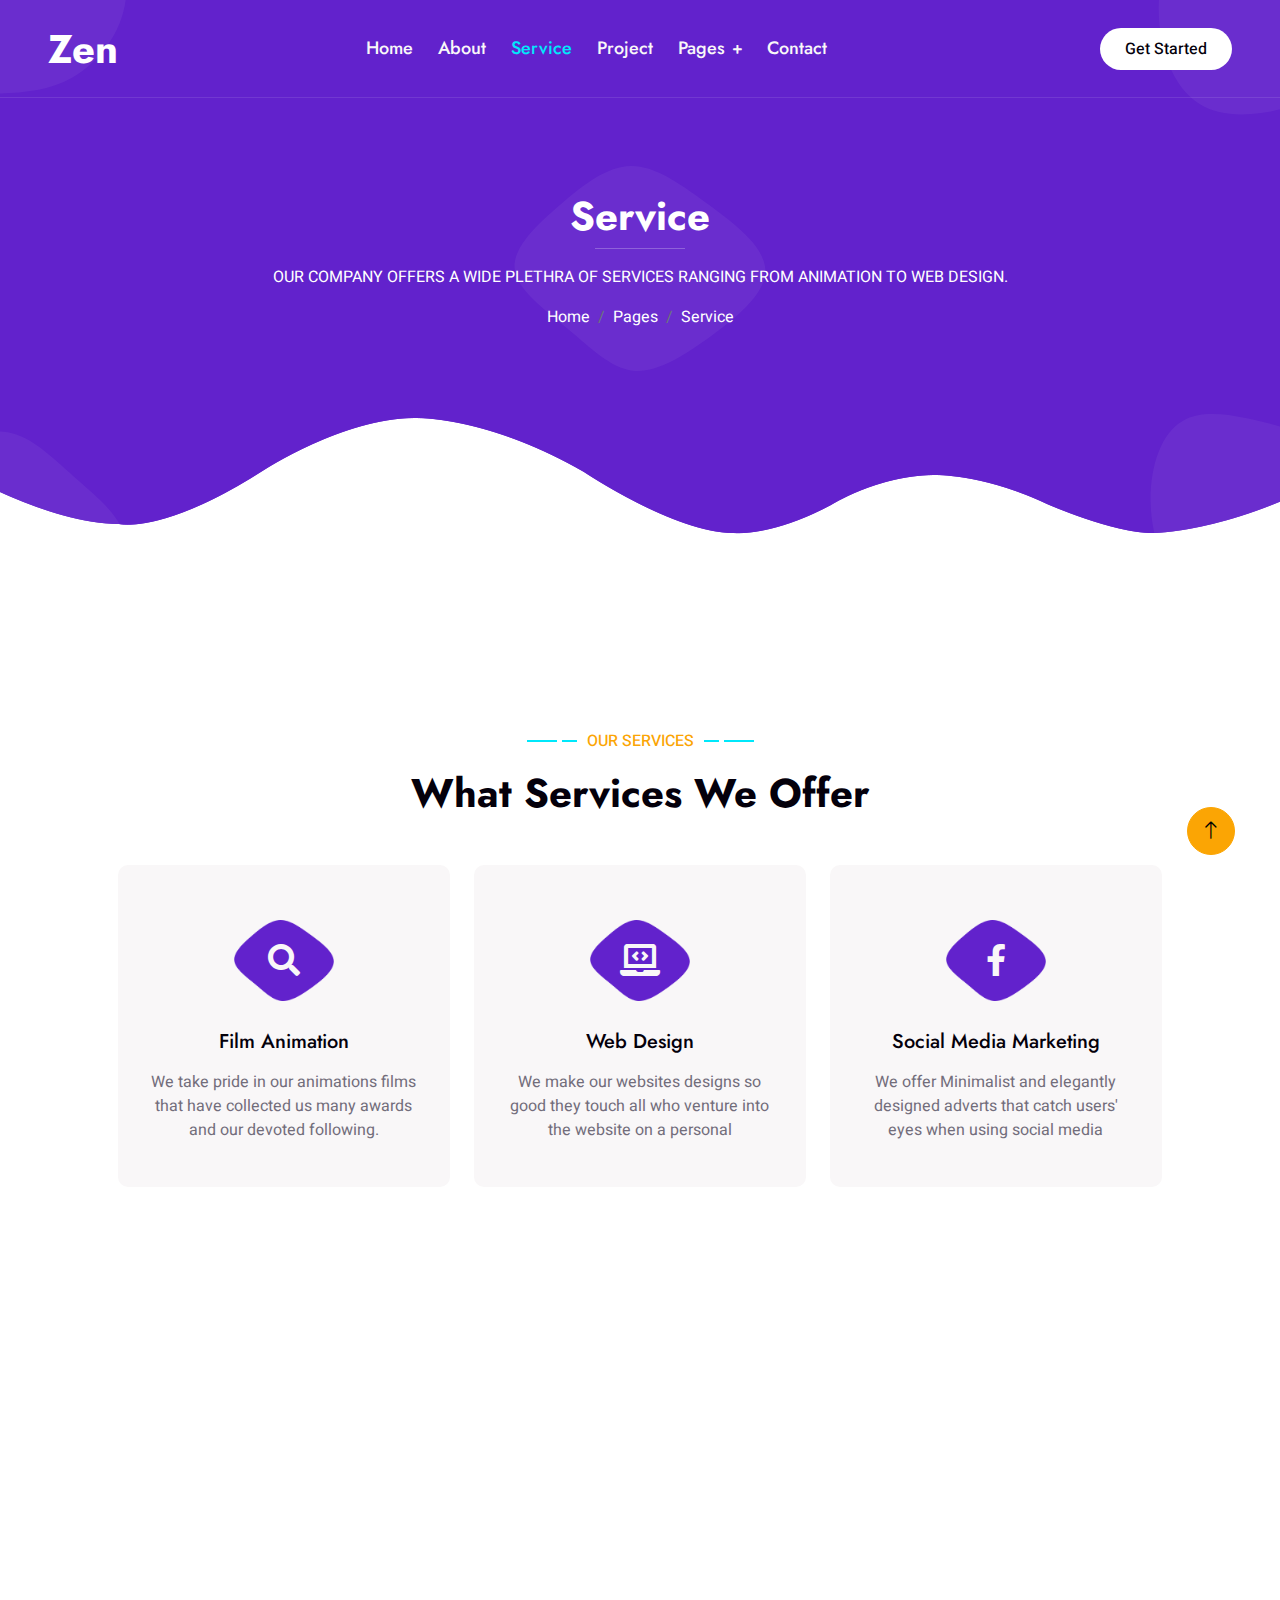
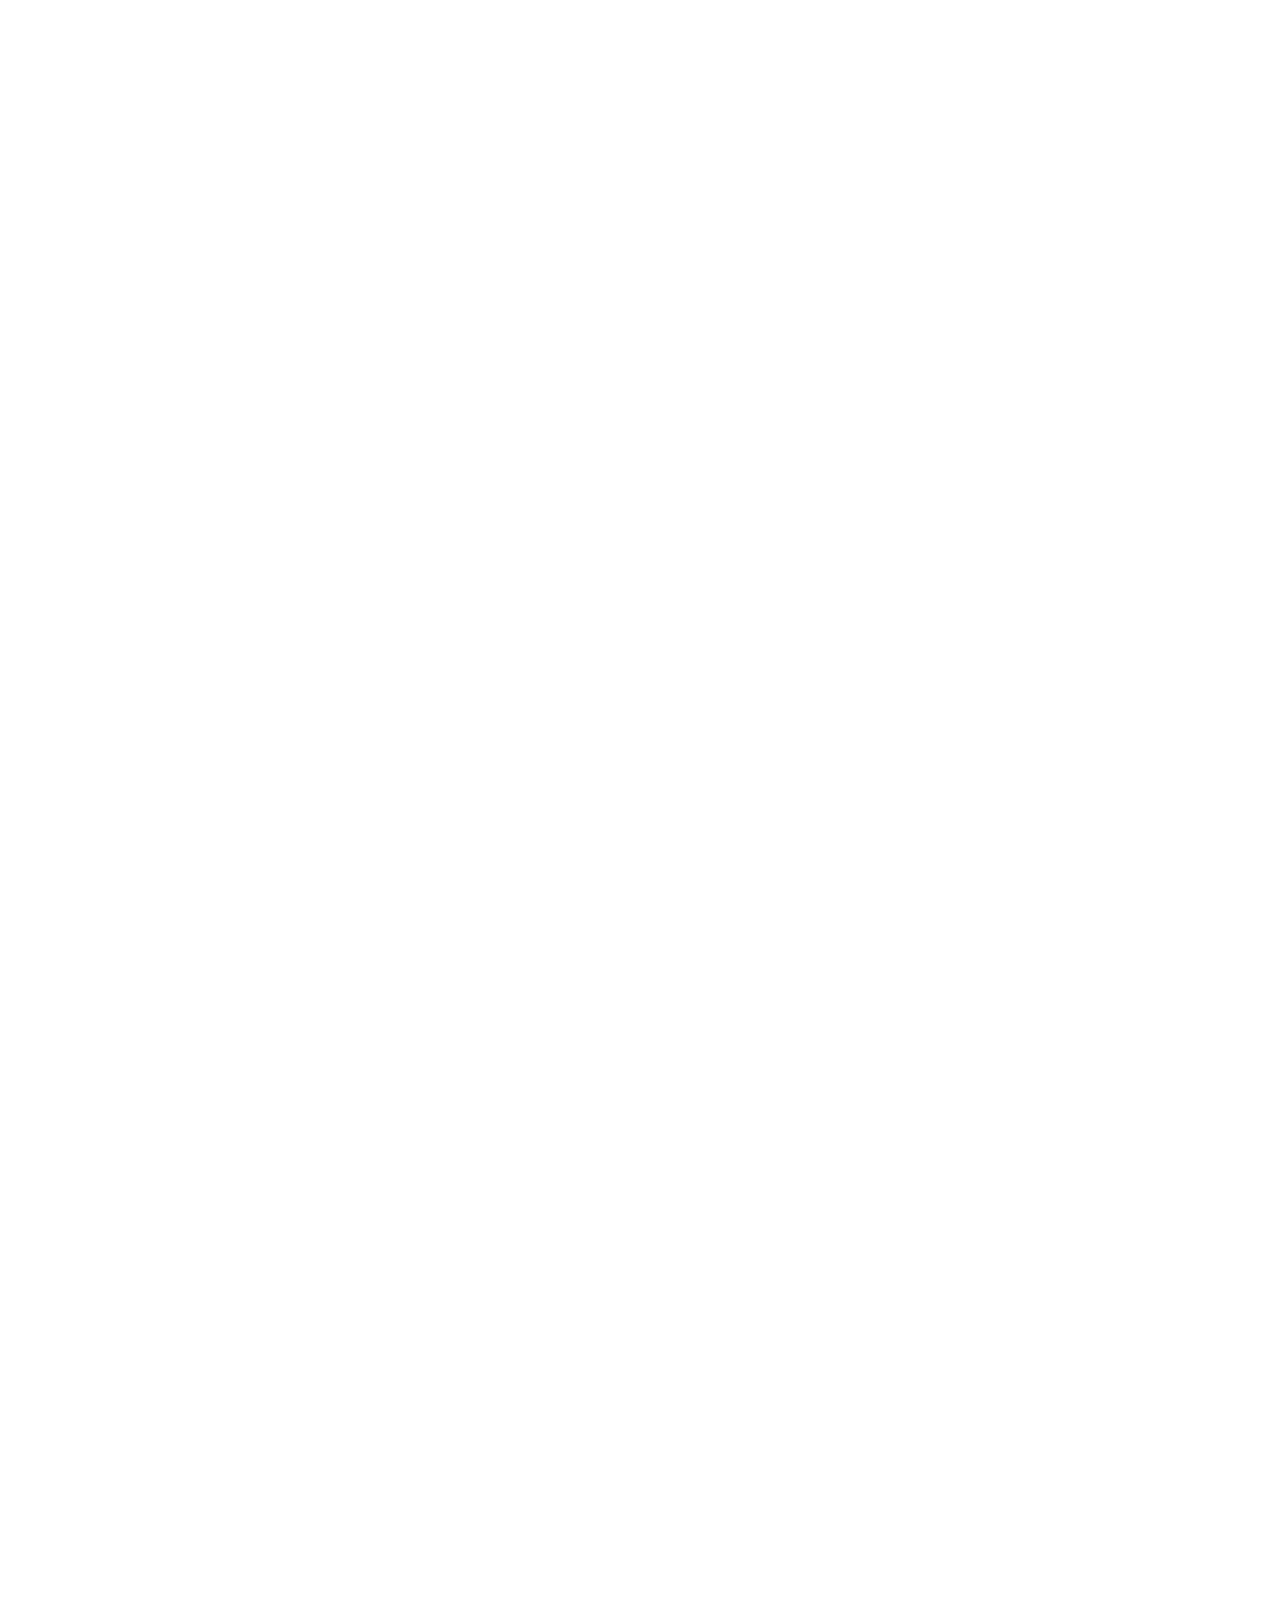
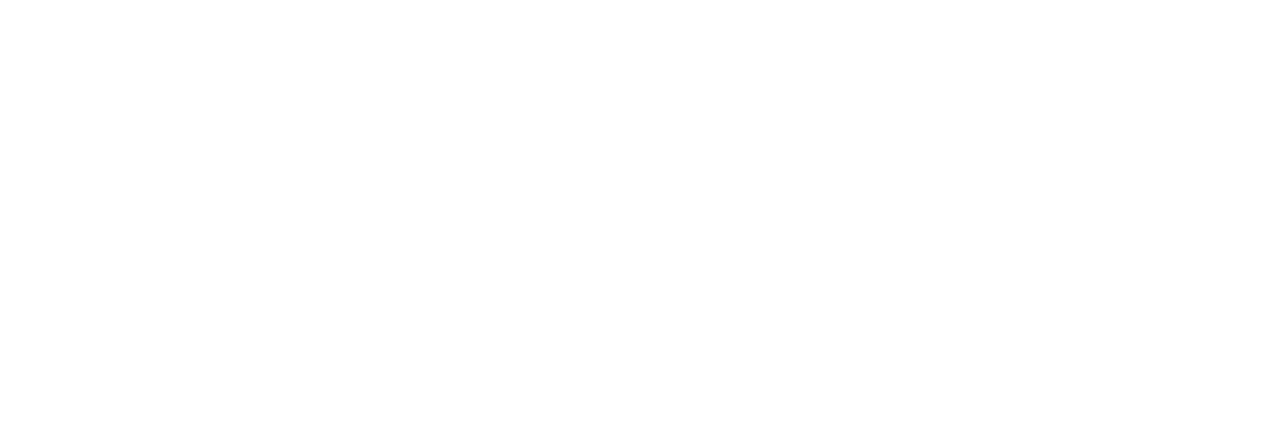
<file: service.html>
<!DOCTYPE html>
<html lang="en">

<head>
    <meta charset="utf-8">
    <title>Zen|Services</title>
    <meta content="width=device-width, initial-scale=1.0" name="viewport">
    <meta content="" name="keywords">
    <meta content="" name="description">

    <!-- Favicon -->
    <link href="img/favicon.ico" rel="icon">

    <!-- Google Web Fonts -->
    <link rel="preconnect" href="https://fonts.googleapis.com">
    <link rel="preconnect" href="https://fonts.gstatic.com" crossorigin>
    <link href="https://fonts.googleapis.com/css2?family=Heebo:wght@400;500&family=Jost:wght@500;600;700&display=swap" rel="stylesheet"> 

    <!-- Icon Font Stylesheet -->
    <link href="https://cdnjs.cloudflare.com/ajax/libs/font-awesome/5.10.0/css/all.min.css" rel="stylesheet">
    <link href="https://cdn.jsdelivr.net/npm/bootstrap-icons@1.4.1/font/bootstrap-icons.css" rel="stylesheet">

    <!-- Libraries Stylesheet -->
    <link href="lib/animate/animate.min.css" rel="stylesheet">
    <link href="lib/owlcarousel/assets/owl.carousel.min.css" rel="stylesheet">
    <link href="lib/lightbox/css/lightbox.min.css" rel="stylesheet">

    <!-- Customized Bootstrap Stylesheet -->
    <link href="css/bootstrap.min.css" rel="stylesheet">

    <!-- Template Stylesheet -->
    <link href="css/style.css" rel="stylesheet">
</head>

<body>
    <div class="container-xxl bg-white p-0">
        <!-- Spinner Start -->
        <div id="spinner" class="show bg-white position-fixed translate-middle w-100 vh-100 top-50 start-50 d-flex align-items-center justify-content-center">
            <div class="spinner-grow text-primary" style="width: 3rem; height: 3rem;" role="status">
                <span class="sr-only">Loading...</span>
            </div>
        </div>
        <!-- Spinner End -->


        <!-- Navbar & Hero Start -->
        <div class="container-xxl position-relative p-0">
            <nav class="navbar navbar-expand-lg navbar-light px-4 px-lg-5 py-3 py-lg-0">
                <a href="" class="navbar-brand p-0">
                    <h1 class="m-0">Zen</h1>
                    <!-- <img src="img/logo.png" alt="Logo"> -->
                </a>
                <button class="navbar-toggler" type="button" data-bs-toggle="collapse" data-bs-target="#navbarCollapse">
                    <span class="fa fa-bars"></span>
                </button>
                <div class="collapse navbar-collapse" id="navbarCollapse">
                    <div class="navbar-nav mx-auto py-0">
                        <a href="index.html" class="nav-item nav-link">Home</a>
                        <a href="about.html" class="nav-item nav-link">About</a>
                        <a href="service.html" class="nav-item nav-link active">Service</a>
                        <a href="project.html" class="nav-item nav-link">Project</a>
                        <div class="nav-item dropdown">
                            <a href="#" class="nav-link dropdown-toggle" data-bs-toggle="dropdown">Pages</a>
                            <div class="dropdown-menu m-0">
                                <a href="team.html" class="dropdown-item">Meet The Team</a>
                                <a href="testimonial.html" class="dropdown-item">Our Partners</a>
                                <a href="404.html" class="dropdown-item">What it's like working with us</a>
                            </div>
                        </div>
                        <a href="contact.html" class="nav-item nav-link">Contact</a>
                    </div>
                    <a href="" class="btn rounded-pill py-2 px-4 ms-3 d-none d-lg-block">Get Started</a>
                </div>
            </nav>

            <div class="container-xxl py-5 bg-primary hero-header">
                <div class="container my-5 py-5 px-lg-5">
                    <div class="row g-5 py-5">
                        <div class="col-12 text-center">
                            <h1 class="text-white animated slideInDown">Service</h1>
                            <hr class="bg-white mx-auto mt-0" style="width: 90px;">
                            <div class="container text-white">
                                <p>OUR COMPANY OFFERS A WIDE PLETHRA OF SERVICES RANGING FROM
                                    ANIMATION TO WEB DESIGN.
                                </p>
                            </div>
                            <nav aria-label="breadcrumb">
                                <ol class="breadcrumb justify-content-center">
                                    <li class="breadcrumb-item"><a class="text-white" href="#">Home</a></li>
                                    <li class="breadcrumb-item"><a class="text-white" href="#">Pages</a></li>
                                    <li class="breadcrumb-item text-white active" aria-current="page">Service</li>
                                </ol>
                            </nav>
                        </div>
                    </div>
                </div>
            </div>
        </div>
        <!-- Navbar & Hero End -->


        <!-- Service Start -->
        <div class="container-xxl py-5">
            <div class="container py-5 px-lg-5">
                <div class="wow fadeInUp" data-wow-delay="0.1s">
                    <p class="section-title text-secondary justify-content-center"><span></span>Our Services<span></span></p>
                    <h1 class="text-center mb-5">What Services We Offer</h1>
                </div>
                <div class="row g-4">
                    <div class="col-lg-4 col-md-6 wow fadeInUp" data-wow-delay="0.1s">
                        <div class="service-item d-flex flex-column text-center rounded">
                            <div class="service-icon flex-shrink-0">
                                <i class="fa fa-search fa-2x"></i>
                            </div>
                            <h5 class="mb-3">Film Animation</h5>
                            <p class="m-0">We take pride in our animations films that have collected us many awards and our devoted following.</p>
                            <a class="btn btn-square" href=""><i class="fa fa-arrow-right"></i></a>
                        </div>
                    </div>
                    <div class="col-lg-4 col-md-6 wow fadeInUp" data-wow-delay="0.3s">
                        <div class="service-item d-flex flex-column text-center rounded">
                            <div class="service-icon flex-shrink-0">
                                <i class="fa fa-laptop-code fa-2x"></i>
                            </div>
                            <h5 class="mb-3">Web Design</h5>
                            <p class="m-0">We make our websites designs so good they touch all who venture into the website on a personal <level class=""></level></p>
                            <a class="btn btn-square" href=""><i class="fa fa-arrow-right"></i></a>
                        </div>
                    </div>
                    <div class="col-lg-4 col-md-6 wow fadeInUp" data-wow-delay="0.5s">
                        <div class="service-item d-flex flex-column text-center rounded">
                            <div class="service-icon flex-shrink-0">
                                <i class="fab fa-facebook-f fa-2x"></i>
                            </div>
                            <h5 class="mb-3">Social Media Marketing</h5>
                            <p class="m-0">We offer Minimalist and elegantly designed adverts that catch users' eyes when using social media</p>
                            <a class="btn btn-square" href=""><i class="fa fa-arrow-right"></i></a>
                        </div>
                    </div>
                    <div class="col-lg-4 col-md-6 wow fadeInUp" data-wow-delay="0.1s">
                        <div class="service-item d-flex flex-column text-center rounded">
                            <div class="service-icon flex-shrink-0">
                                <i class="fa fa-mail-bulk fa-2x"></i>
                            </div>
                            <h5 class="mb-3">Digital Marketing</h5>
                            <p class="m-0">We offer Digital advertisements for online start ups and digital brands all over the internet.</p>
                            <a class="btn btn-square" href=""><i class="fa fa-arrow-right"></i></a>
                        </div>
                    </div>
                    <div class="col-lg-4 col-md-6 wow fadeInUp" data-wow-delay="0.3s">
                        <div class="service-item d-flex flex-column text-center rounded">
                            <div class="service-icon flex-shrink-0">
                                <i class="fa fa-thumbs-up fa-2x"></i>
                            </div>
                            <h5 class="mb-3">Advertising</h5>
                            <p class="m-0">We also offer Generic television animations but with our minimal twist with vibrant colours to capture the watchers attention.</p>
                            <a class="btn btn-square" href=""><i class="fa fa-arrow-right"></i></a>
                        </div>
                    </div>
                    <div class="col-lg-4 col-md-6 wow fadeInUp" data-wow-delay="0.5s">
                        <div class="service-item d-flex flex-column text-center rounded">
                            <div class="service-icon flex-shrink-0">
                                <i class="fab fa-android fa-2x"></i>
                            </div>
                            <h5 class="mb-3">App Development</h5>
                            <p class="m-0">Our recently started app development is more than ready to take up commissions for app development guaranteeing fully functional apps with a clean design and UI</p>
                            <a class="btn btn-square" href=""><i class="fa fa-arrow-right"></i></a>
                        </div>
                    </div>
                </div>
            </div>
        </div>
        <!-- Service End -->


        <!-- Newsletter Start -->
        <div class="container-xxl bg-primary newsletter py-5 wow fadeInUp" data-wow-delay="0.1s">
            <div class="container py-5 px-lg-5">
                <div class="row justify-content-center">
                    <div class="col-lg-7 text-center">
                        <p class="section-title text-white justify-content-center"><span></span>Feedback<span></span></p>
                        <h1 class="text-center text-white mb-4">Stay In Touch</h1>
                        <p class="text-white mb-4">The Zen Animations studio values your feedback so please feel free to leave a message and we will get back yo you </p>
                        <div class="position-relative w-100 mt-3">
                            <input class="form-control border-0 rounded-pill w-100 ps-4 pe-5" type="text" placeholder="Enter Your Email" style="height: 48px;">
                            <button type="button" class="btn shadow-none position-absolute top-0 end-0 mt-1 me-2"><i class="fa fa-paper-plane text-primary fs-4"></i></button>
                        </div>
                    </div>
                </div>
            </div>
        </div>
        <!-- Newsletter End -->


        <!-- Testimonial Start -->
        <div class="container-xxl py-5 wow fadeInUp" data-wow-delay="0.1s">
            <div class="container py-5 px-lg-5">
                <p class="section-title text-secondary justify-content-center"><span></span>Testimonial<span></span></p>
                <h1 class="text-center mb-5">These guys said this about us.</h1>
                <div class="owl-carousel testimonial-carousel">
                    <div class="testimonial-item bg-light rounded my-4">
                        <p class="fs-5"><i class="fa fa-quote-left fa-4x text-primary mt-n4 me-3"></i>Their sheer work ethic and grit is awesome and they get the work done I love working with Zen animations.</p>
                        <div class="d-flex align-items-center">
                            <img class="img-fluid flex-shrink-0 rounded-circle" src="img/rsz_fred.png" style="width: 65px; height: 65px;">
                            <div class="ps-4">
                                <h5 class="mb-1">Fred</h5>
                                <span>Start Up founder</span>
                            </div>
                        </div>
                    </div>
                    <div class="testimonial-item bg-light rounded my-4">
                        <p class="fs-5"><i class="fa fa-quote-left fa-4x text-primary mt-n4 me-3"></i>I absolutely enjoyed working with them on their latest animation.</p>
                        <div class="d-flex align-items-center">
                            <img class="img-fluid flex-shrink-0 rounded-circle" src="img/testimonial-2.jpg" style="width: 65px; height: 65px;">
                            <div class="ps-4">
                                <h5 class="mb-1">Ian</h5>
                                <span>Animator</span>
                            </div>
                        </div>
                    </div>
                    <div class="testimonial-item bg-light rounded my-4">
                        <p class="fs-5"><i class="fa fa-quote-left fa-4x text-primary mt-n4 me-3"></i>Sheesh</p>
                        <div class="d-flex align-items-center">
                            <img class="img-fluid flex-shrink-0 rounded-circle" src="img/testimonial-3.jpg" style="width: 65px; height: 65px;">
                            <div class="ps-4">
                                <h5 class="mb-1">Brian</h5>
                                <span>Disney Associate</span>
                            </div>
                        </div>
                    </div>
                </div>
            </div>
        </div>
        <!-- Testimonial End -->
        

        <!-- Footer Start -->
        <div class="container-fluid bg-primary text-light footer wow fadeIn" data-wow-delay="0.1s">
            <div class="container py-5 px-lg-5">
                <div class="row g-5">
                    <div class="col-md-6 col-lg-3">
                        <p class="section-title text-white h5 mb-4">Address<span></span></p>
                        <p><i class="fa fa-map-marker-alt me-3"></i>KIPRO CENTRE, WESTLANDS</p>
                        <p><i class="fa fa-phone-alt me-3"></i>+254 764 123 985</p>
                        <p><i class="fa fa-envelope me-3"></i>ZenAnim@gmail.com</p>
                        <div class="d-flex pt-2">
                            <a class="btn btn-outline-light btn-social" href="https://twitter.com"><i class="fab fa-twitter"></i></a>
                            <a class="btn btn-outline-light btn-social" href="https://facebook.com"><i class="fab fa-facebook-f"></i></a>
                            <a class="btn btn-outline-light btn-social" href="https://instagram.com"><i class="fab fa-instagram"></i></a>
                            <a class="btn btn-outline-light btn-social" href="https://linkedin.com"><i class="fab fa-linkedin-in"></i></a>
                        </div>
                    </div>
                    <div class="col-md-6 col-lg-3">
                        <p class="section-title text-white h5 mb-4">Quick Link<span></span></p>
                        <a class="btn btn-link" href="">About Us</a>
                        <a class="btn btn-link" href="">Contact Us</a>
                        <a class="btn btn-link" href="">Privacy Policy</a>
                        <a class="btn btn-link" href="">Terms & Condition</a>
                        <a class="btn btn-link" href="">Career</a>
                    </div>
                    <div class="col-md-6 col-lg-3">
                        <p class="section-title text-white h5 mb-4">Gallery<span></span></p>
                        <div class="row g-2">
                            <div class="col-4">
                                <img class="img-fluid" src="img/01.jpg" alt="Image">
                            </div>
                            <div class="col-4">
                                <img class="img-fluid" src="img/02.jpg" alt="Image">
                            </div>
                            <div class="col-4">
                                <img class="img-fluid" src="img/03.jpg" alt="Image">
                            </div>
                            <div class="col-4">
                                <img class="img-fluid" src="img/04.jpg" alt="Image">
                            </div>
                            <div class="col-4">
                                <img class="img-fluid" src="img/wp7161162-pc-4k-japan-anime-wallpapers.jpg" alt="Image">
                            </div>
                            <div class="col-4">
                                <img class="img-fluid" src="img/03.jpg" alt="Image">
                            </div>
                        </div>
                    </div>
                    <div class="col-md-6 col-lg-3">
                        <p class="section-title text-white h5 mb-4">Newsletter<span></span></p>
                        <p>Consider subscribing to the Zen Animations Newsletter to be alerted on any/all updates.</p>
                        <div class="position-relative w-100 mt-3">
                            <input class="form-control border-0 rounded-pill w-100 ps-4 pe-5" type="text" placeholder="Your Email" style="height: 48px;">
                            <button type="button" class="btn shadow-none position-absolute top-0 end-0 mt-1 me-2"><i class="fa fa-paper-plane text-primary fs-4"></i></button>
                        </div>
                    </div>
                </div>
            </div>
            <div class="container px-lg-5">
                <div class="copyright">
                    <div class="row">
                        <div class="col-md-6 text-center text-md-start mb-3 mb-md-0">
                            &copy; <a class="border-bottom" href="#">Zen Animations</a>, All Right Reserved. 
							
							<!--/*** This template is free as long as you keep the footer author’s credit link/attribution link/backlink. If you'd like to use the template without the footer author’s credit link/attribution link/backlink, you can purchase the Credit Removal License from "https://htmlcodex.com/credit-removal". Thank you for your support. ***/-->
							Designed By <a class="border-bottom" href="#">Law :)</a><br><br> 
                            Distributed By a <a class="border-bottom" href="https://themewagon.com" target="_blank">ThemeWagon</a>
                        </div>
                        <div class="col-md-6 text-center text-md-end">
                            <div class="footer-menu">
                                <a href="index.html">Home</a>
                                <a href="">Cookies</a>
                                <a href="">Help</a>
                                <a href="">FQAs</a>
                            </div>
                        </div>
                    </div>
                </div>
            </div>
        </div>
        <!-- Footer End -->


        <!-- Back to Top -->
        <a href="#" class="btn btn-lg btn-secondary btn-lg-square back-to-top"><i class="bi bi-arrow-up"></i></a>
    </div>

    <!-- JavaScript Libraries -->
    <script src="https://code.jquery.com/jquery-3.4.1.min.js"></script>
    <script src="https://cdn.jsdelivr.net/npm/bootstrap@5.0.0/dist/js/bootstrap.bundle.min.js"></script>
    <script src="lib/wow/wow.min.js"></script>
    <script src="lib/easing/easing.min.js"></script>
    <script src="lib/waypoints/waypoints.min.js"></script>
    <script src="lib/counterup/counterup.min.js"></script>
    <script src="lib/owlcarousel/owl.carousel.min.js"></script>
    <script src="lib/isotope/isotope.pkgd.min.js"></script>
    <script src="lib/lightbox/js/lightbox.min.js"></script>

    <!-- Template Javascript -->
    <script src="js/main.js"></script>
</body>

</html>
</file>
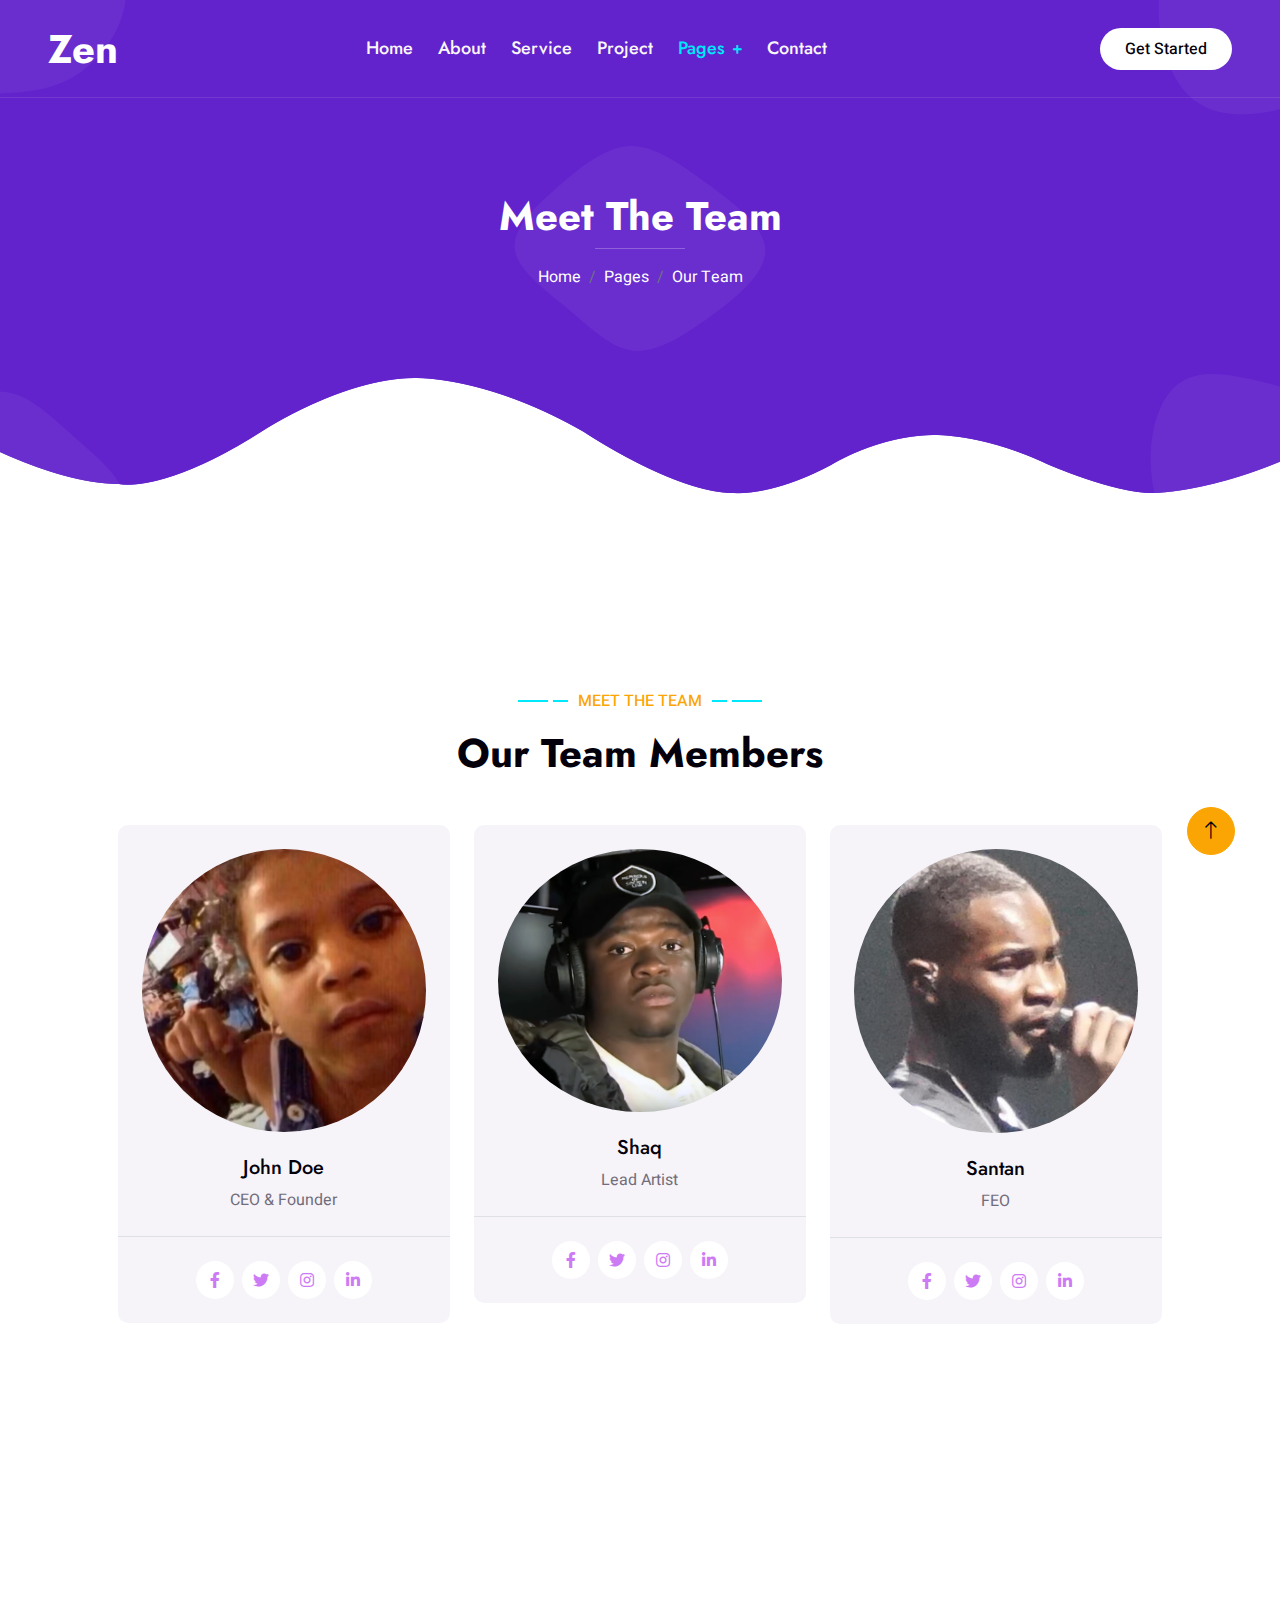
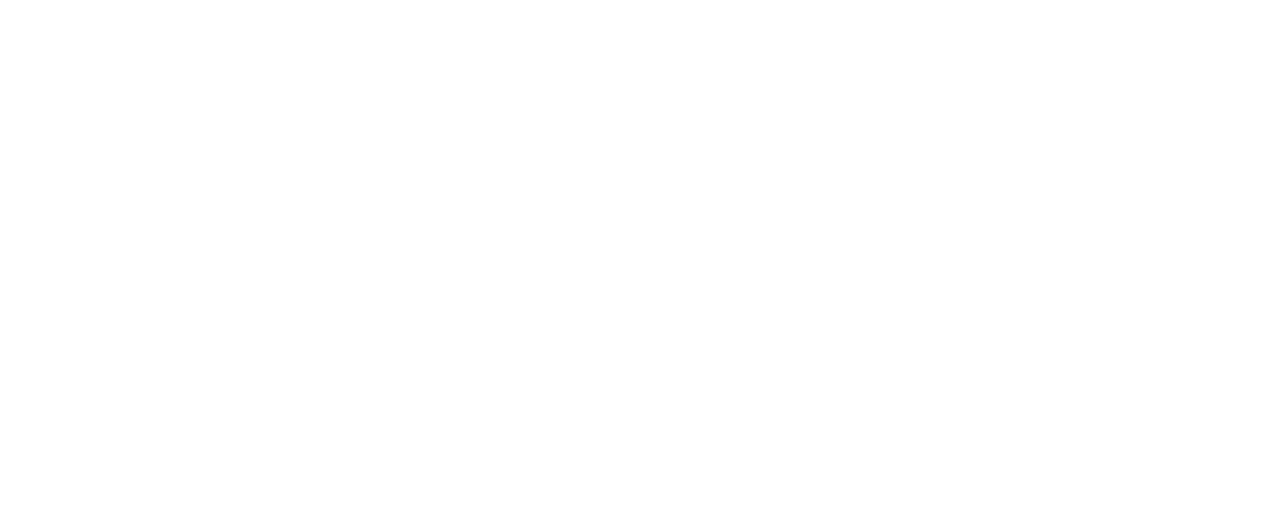
<file: team.html>
<!DOCTYPE html>
<html lang="en">

<head>
    <meta charset="utf-8">
    <title>Zen|Team</title>
    <meta content="width=device-width, initial-scale=1.0" name="viewport">
    <meta content="" name="keywords">
    <meta content="" name="description">

    <!-- Favicon -->
    <link href="img/favicon.ico" rel="icon">

    <!-- Google Web Fonts -->
    <link rel="preconnect" href="https://fonts.googleapis.com">
    <link rel="preconnect" href="https://fonts.gstatic.com" crossorigin>
    <link href="https://fonts.googleapis.com/css2?family=Heebo:wght@400;500&family=Jost:wght@500;600;700&display=swap" rel="stylesheet"> 

    <!-- Icon Font Stylesheet -->
    <link href="https://cdnjs.cloudflare.com/ajax/libs/font-awesome/5.10.0/css/all.min.css" rel="stylesheet">
    <link href="https://cdn.jsdelivr.net/npm/bootstrap-icons@1.4.1/font/bootstrap-icons.css" rel="stylesheet">

    <!-- Libraries Stylesheet -->
    <link href="lib/animate/animate.min.css" rel="stylesheet">
    <link href="lib/owlcarousel/assets/owl.carousel.min.css" rel="stylesheet">
    <link href="lib/lightbox/css/lightbox.min.css" rel="stylesheet">

    <!-- Customized Bootstrap Stylesheet -->
    <link href="css/bootstrap.min.css" rel="stylesheet">

    <!-- Template Stylesheet -->
    <link href="css/style.css" rel="stylesheet">
</head>

<body>
    <div class="container-xxl bg-white p-0">
        <!-- Spinner Start -->
        <div id="spinner" class="show bg-white position-fixed translate-middle w-100 vh-100 top-50 start-50 d-flex align-items-center justify-content-center">
            <div class="spinner-grow text-primary" style="width: 3rem; height: 3rem;" role="status">
                <span class="sr-only">Loading...</span>
            </div>
        </div>
        <!-- Spinner End -->


        <!-- Navbar & Hero Start -->
        <div class="container-xxl position-relative p-0">
            <nav class="navbar navbar-expand-lg navbar-light px-4 px-lg-5 py-3 py-lg-0">
                <a href="" class="navbar-brand p-0">
                    <h1 class="m-0">Zen</h1>
                    <!-- <img src="img/logo.png" alt="Logo"> -->
                </a>
                <button class="navbar-toggler" type="button" data-bs-toggle="collapse" data-bs-target="#navbarCollapse">
                    <span class="fa fa-bars"></span>
                </button>
                <div class="collapse navbar-collapse" id="navbarCollapse">
                    <div class="navbar-nav mx-auto py-0">
                        <a href="index.html" class="nav-item nav-link">Home</a>
                        <a href="about.html" class="nav-item nav-link">About</a>
                        <a href="service.html" class="nav-item nav-link">Service</a>
                        <a href="project.html" class="nav-item nav-link">Project</a>
                        <div class="nav-item dropdown">
                            <a href="#" class="nav-link dropdown-toggle active" data-bs-toggle="dropdown">Pages</a>
                            <div class="dropdown-menu m-0">
                                <a href="team.html" class="dropdown-item">Meet The Team</a>
                                <a href="testimonial.html" class="dropdown-item">Our Partners</a>
                                <a href="404.html" class="dropdown-item">What it's like working with us</a>
                            </div>
                        </div>
                        <a href="contact.html" class="nav-item nav-link">Contact</a>
                    </div>
                    <a href="" class="btn rounded-pill py-2 px-4 ms-3 d-none d-lg-block">Get Started</a>
                </div>
            </nav>

            <div class="container-xxl py-5 bg-primary hero-header">
                <div class="container my-5 py-5 px-lg-5">
                    <div class="row g-5 py-5">
                        <div class="col-12 text-center">
                            <h1 class="text-white animated slideInDown">Meet The Team</h1>
                            <hr class="bg-white mx-auto mt-0" style="width: 90px;">
                            <nav aria-label="breadcrumb">
                                <ol class="breadcrumb justify-content-center">
                                    <li class="breadcrumb-item"><a class="text-white" href="#">Home</a></li>
                                    <li class="breadcrumb-item"><a class="text-white" href="#">Pages</a></li>
                                    <li class="breadcrumb-item text-white active" aria-current="page">Our Team</li>
                                </ol>
                            </nav>
                        </div>
                    </div>
                </div>
            </div>
        </div>
        <!-- Navbar & Hero End -->
        

        <!-- Team Start -->
        <div class="container-xxl py-5">
            <div class="container py-5 px-lg-5">
                <div class="wow fadeInUp" data-wow-delay="0.1s">
                    <p class="section-title text-secondary justify-content-center"><span></span>Meet the Team<span></span></p>
                    <h1 class="text-center mb-5">Our Team Members</h1>
                </div>
                <div class="row g-4">
                    <div class="col-lg-4 col-md-6 wow fadeInUp" data-wow-delay="0.1s">
                        <div class="team-item bg-light rounded">
                            <div class="text-center border-bottom p-4">
                                <img class="img-fluid rounded-circle mb-4" src="img/sadio.jpg" alt="">
                                <h5>John Doe</h5>
                                <span>CEO & Founder</span>
                            </div>
                            <div class="d-flex justify-content-center p-4">
                                <a class="btn btn-square mx-1" href=""><i class="fab fa-facebook-f"></i></a>
                                <a class="btn btn-square mx-1" href=""><i class="fab fa-twitter"></i></a>
                                <a class="btn btn-square mx-1" href=""><i class="fab fa-instagram"></i></a>
                                <a class="btn btn-square mx-1" href=""><i class="fab fa-linkedin-in"></i></a>
                            </div>
                        </div>
                    </div>
                    <div class="col-lg-4 col-md-6 wow fadeInUp" data-wow-delay="0.3s">
                        <div class="team-item bg-light rounded">
                            <div class="text-center border-bottom p-4">
                                <img class="img-fluid rounded-circle mb-4" src="img/shaq.jpg" alt="">
                                <h5>Shaq</h5>
                                <span>Lead Artist</span>
                            </div>
                            <div class="d-flex justify-content-center p-4">
                                <a class="btn btn-square mx-1" href=""><i class="fab fa-facebook-f"></i></a>
                                <a class="btn btn-square mx-1" href=""><i class="fab fa-twitter"></i></a>
                                <a class="btn btn-square mx-1" href=""><i class="fab fa-instagram"></i></a>
                                <a class="btn btn-square mx-1" href=""><i class="fab fa-linkedin-in"></i></a>
                            </div>
                        </div>
                    </div>
                    <div class="col-lg-4 col-md-6 wow fadeInUp" data-wow-delay="0.5s">
                        <div class="team-item bg-light rounded">
                            <div class="text-center border-bottom p-4">
                                <img class="img-fluid rounded-circle mb-4" src="img/sant.jpg" alt="">
                                <h5>Santan</h5>
                                <span>FEO</span>
                            </div>
                            <div class="d-flex justify-content-center p-4">
                                <a class="btn btn-square mx-1" href=""><i class="fab fa-facebook-f"></i></a>
                                <a class="btn btn-square mx-1" href=""><i class="fab fa-twitter"></i></a>
                                <a class="btn btn-square mx-1" href=""><i class="fab fa-instagram"></i></a>
                                <a class="btn btn-square mx-1" href=""><i class="fab fa-linkedin-in"></i></a>
                            </div>
                        </div>
                    </div>
                </div>
            </div>
        </div>
        <!-- Team End -->
        

        <!-- Footer Start -->
        <div class="container-fluid bg-primary text-light footer wow fadeIn" data-wow-delay="0.1s">
            <div class="container py-5 px-lg-5">
                <div class="row g-5">
                    <div class="col-md-6 col-lg-3">
                        <p class="section-title text-white h5 mb-4">Address<span></span></p>
                        <p><i class="fa fa-map-marker-alt me-3"></i>KIPRO CENTRE, WESTLANDS</p>
                        <p><i class="fa fa-phone-alt me-3"></i>+254 764 123 985</p>
                        <p><i class="fa fa-envelope me-3"></i>ZenAnim@gmail.com</p>
                        <div class="d-flex pt-2">
                            <a class="btn btn-outline-light btn-social" href="https://twitter.com"><i class="fab fa-twitter"></i></a>
                            <a class="btn btn-outline-light btn-social" href="https://facebook.com"><i class="fab fa-facebook-f"></i></a>
                            <a class="btn btn-outline-light btn-social" href="https://instagram.com"><i class="fab fa-instagram"></i></a>
                            <a class="btn btn-outline-light btn-social" href="https://linkedin.com"><i class="fab fa-linkedin-in"></i></a>
                        </div>
                    </div>
                    <div class="col-md-6 col-lg-3">
                        <p class="section-title text-white h5 mb-4">Quick Link<span></span></p>
                        <a class="btn btn-link" href="">About Us</a>
                        <a class="btn btn-link" href="">Contact Us</a>
                        <a class="btn btn-link" href="">Privacy Policy</a>
                        <a class="btn btn-link" href="">Terms & Condition</a>
                        <a class="btn btn-link" href="">Career</a>
                    </div>
                    <div class="col-md-6 col-lg-3">
                        <p class="section-title text-white h5 mb-4">Gallery<span></span></p>
                        <div class="row g-2">
                            <div class="col-4">
                                <img class="img-fluid" src="img/01.jpg" alt="Image">
                            </div>
                            <div class="col-4">
                                <img class="img-fluid" src="img/02.jpg" alt="Image">
                            </div>
                            <div class="col-4">
                                <img class="img-fluid" src="img/03.jpg" alt="Image">
                            </div>
                            <div class="col-4">
                                <img class="img-fluid" src="img/04.jpg" alt="Image">
                            </div>
                            <div class="col-4">
                                <img class="img-fluid" src="img/wp7161162-pc-4k-japan-anime-wallpapers.jpg" alt="Image">
                            </div>
                            <div class="col-4">
                                <img class="img-fluid" src="img/03.jpg" alt="Image">
                            </div>
                        </div>
                    </div>
                    <div class="col-md-6 col-lg-3">
                        <p class="section-title text-white h5 mb-4">Newsletter<span></span></p>
                        <p>Consider subscribing to the Zen Animations Newsletter to be alerted on any/all updates.</p>
                        <div class="position-relative w-100 mt-3">
                            <input class="form-control border-0 rounded-pill w-100 ps-4 pe-5" type="text" placeholder="Your Email" style="height: 48px;">
                            <button type="button" class="btn shadow-none position-absolute top-0 end-0 mt-1 me-2"><i class="fa fa-paper-plane text-primary fs-4"></i></button>
                        </div>
                    </div>
                </div>
            </div>
            <div class="container px-lg-5">
                <div class="copyright">
                    <div class="row">
                        <div class="col-md-6 text-center text-md-start mb-3 mb-md-0">
                            &copy; <a class="border-bottom" href="#">Zen Animations</a>, All Right Reserved. 
							
							<!--/*** This template is free as long as you keep the footer author’s credit link/attribution link/backlink. If you'd like to use the template without the footer author’s credit link/attribution link/backlink, you can purchase the Credit Removal License from "https://htmlcodex.com/credit-removal". Thank you for your support. ***/-->
							Designed By <a class="border-bottom" href="#">Law :)</a><br><br> 
                            Distributed By a <a class="border-bottom" href="https://themewagon.com" target="_blank">ThemeWagon</a>
                        </div>
                        <div class="col-md-6 text-center text-md-end">
                            <div class="footer-menu">
                                <a href="index.html">Home</a>
                                <a href="">Cookies</a>
                                <a href="">Help</a>
                                <a href="">FQAs</a>
                            </div>
                        </div>
                    </div>
                </div>
            </div>
        </div>
        <!-- Footer End -->


        <!-- Back to Top -->
        <a href="#" class="btn btn-lg btn-secondary btn-lg-square back-to-top"><i class="bi bi-arrow-up"></i></a>
    </div>

    <!-- JavaScript Libraries -->
    <script src="https://code.jquery.com/jquery-3.4.1.min.js"></script>
    <script src="https://cdn.jsdelivr.net/npm/bootstrap@5.0.0/dist/js/bootstrap.bundle.min.js"></script>
    <script src="lib/wow/wow.min.js"></script>
    <script src="lib/easing/easing.min.js"></script>
    <script src="lib/waypoints/waypoints.min.js"></script>
    <script src="lib/counterup/counterup.min.js"></script>
    <script src="lib/owlcarousel/owl.carousel.min.js"></script>
    <script src="lib/isotope/isotope.pkgd.min.js"></script>
    <script src="lib/lightbox/js/lightbox.min.js"></script>

    <!-- Template Javascript -->
    <script src="js/main.js"></script>
</body>

</html>
</file>
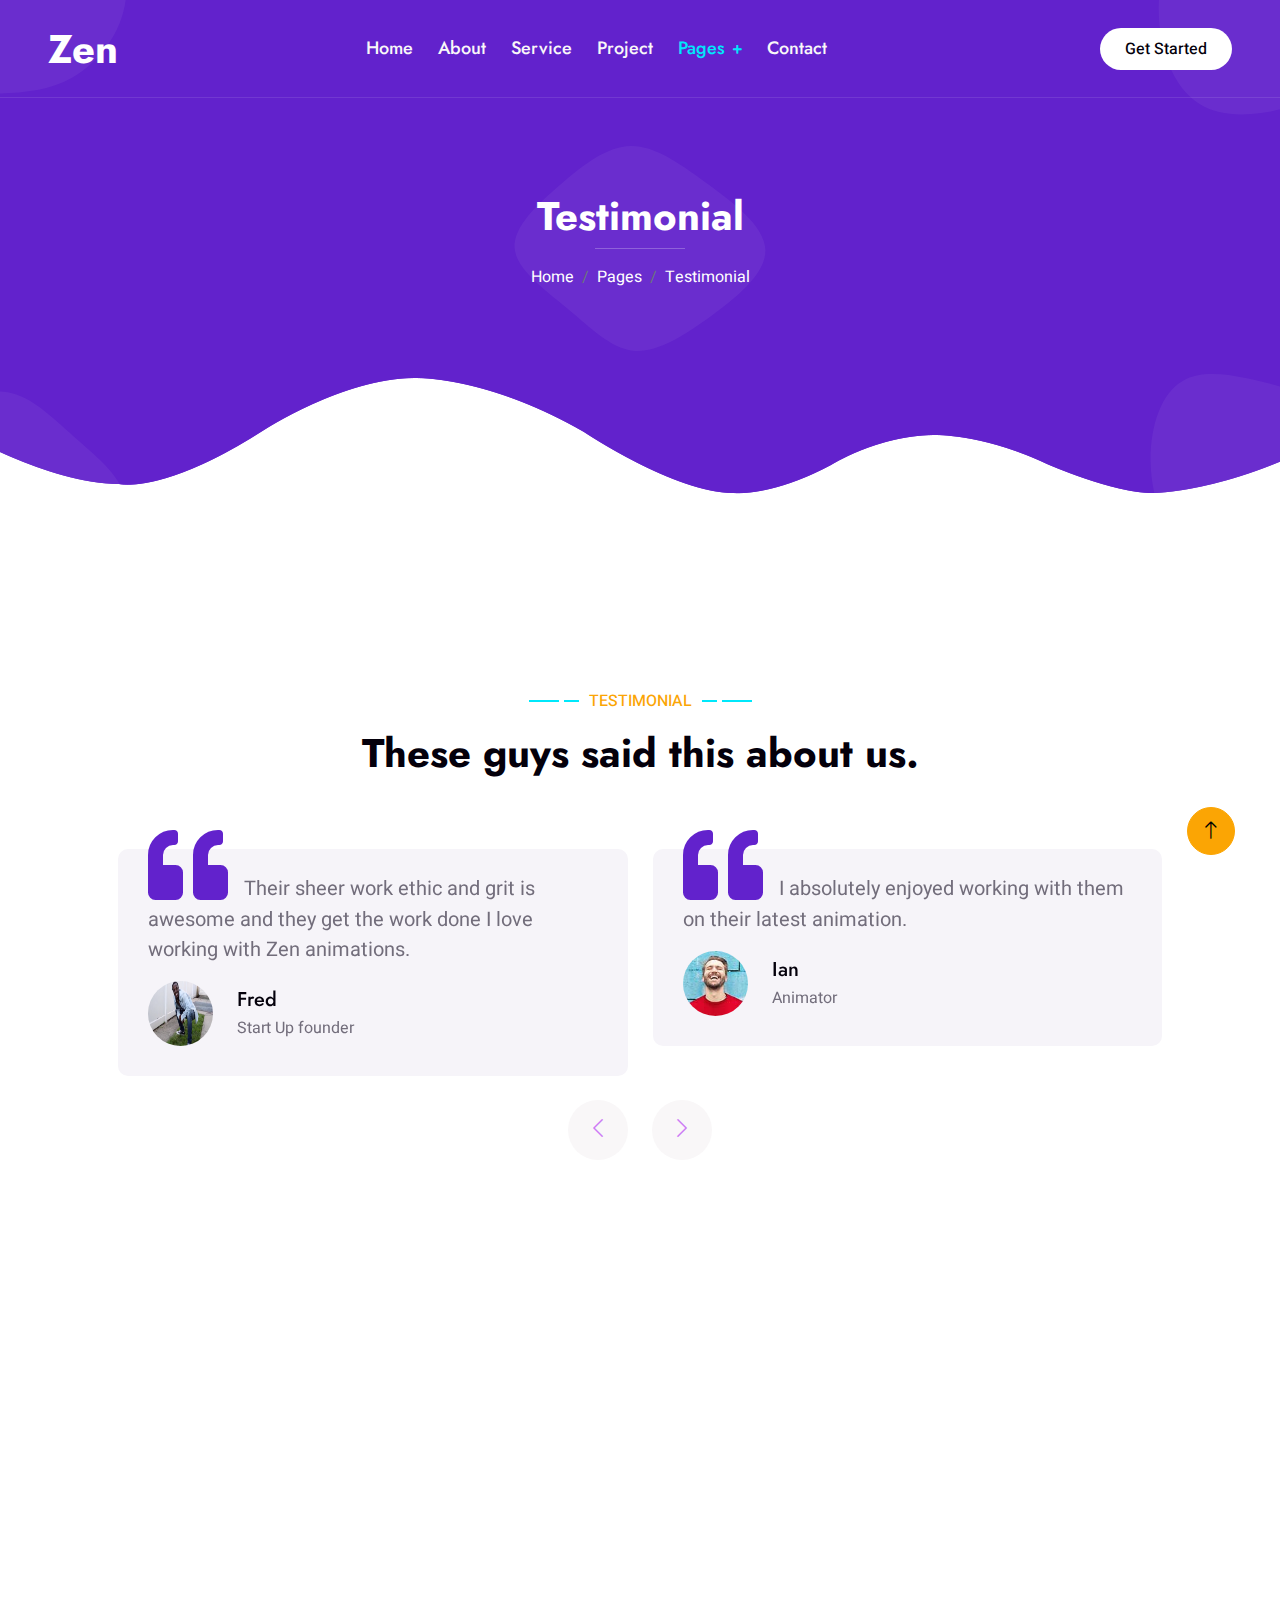
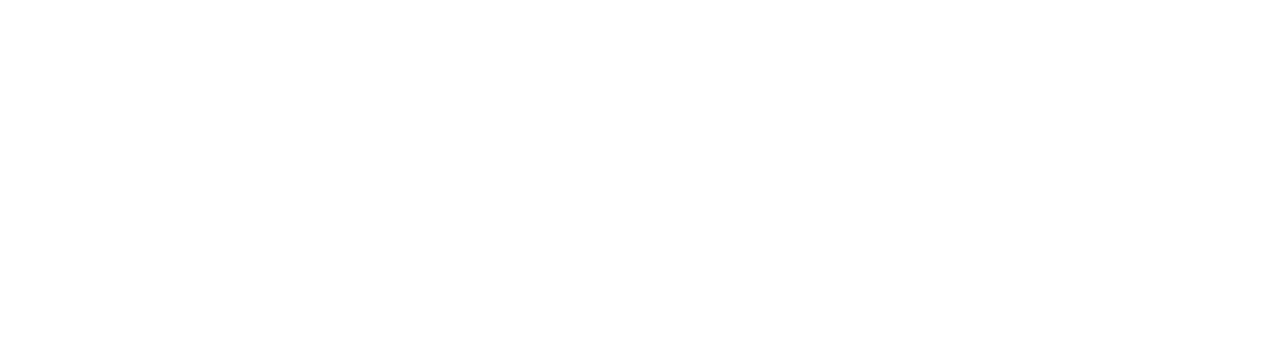
<file: testimonial.html>
<!DOCTYPE html>
<html lang="en">

<head>
    <meta charset="utf-8">
    <title>Zen|Testimonials</title>
    <meta content="width=device-width, initial-scale=1.0" name="viewport">
    <meta content="" name="keywords">
    <meta content="" name="description">

    <!-- Favicon -->
    <link href="img/favicon.ico" rel="icon">

    <!-- Google Web Fonts -->
    <link rel="preconnect" href="https://fonts.googleapis.com">
    <link rel="preconnect" href="https://fonts.gstatic.com" crossorigin>
    <link href="https://fonts.googleapis.com/css2?family=Heebo:wght@400;500&family=Jost:wght@500;600;700&display=swap" rel="stylesheet"> 

    <!-- Icon Font Stylesheet -->
    <link href="https://cdnjs.cloudflare.com/ajax/libs/font-awesome/5.10.0/css/all.min.css" rel="stylesheet">
    <link href="https://cdn.jsdelivr.net/npm/bootstrap-icons@1.4.1/font/bootstrap-icons.css" rel="stylesheet">

    <!-- Libraries Stylesheet -->
    <link href="lib/animate/animate.min.css" rel="stylesheet">
    <link href="lib/owlcarousel/assets/owl.carousel.min.css" rel="stylesheet">
    <link href="lib/lightbox/css/lightbox.min.css" rel="stylesheet">

    <!-- Customized Bootstrap Stylesheet -->
    <link href="css/bootstrap.min.css" rel="stylesheet">

    <!-- Template Stylesheet -->
    <link href="css/style.css" rel="stylesheet">
</head>

<body>
    <div class="container-xxl bg-white p-0">
        <!-- Spinner Start -->
        <div id="spinner" class="show bg-white position-fixed translate-middle w-100 vh-100 top-50 start-50 d-flex align-items-center justify-content-center">
            <div class="spinner-grow text-primary" style="width: 3rem; height: 3rem;" role="status">
                <span class="sr-only">Loading...</span>
            </div>
        </div>
        <!-- Spinner End -->


        <!-- Navbar & Hero Start -->
        <div class="container-xxl position-relative p-0">
            <nav class="navbar navbar-expand-lg navbar-light px-4 px-lg-5 py-3 py-lg-0">
                <a href="" class="navbar-brand p-0">
                    <h1 class="m-0">Zen</h1>
                    <!-- <img src="img/logo.png" alt="Logo"> -->
                </a>
                <button class="navbar-toggler" type="button" data-bs-toggle="collapse" data-bs-target="#navbarCollapse">
                    <span class="fa fa-bars"></span>
                </button>
                <div class="collapse navbar-collapse" id="navbarCollapse">
                    <div class="navbar-nav mx-auto py-0">
                        <a href="index.html" class="nav-item nav-link">Home</a>
                        <a href="about.html" class="nav-item nav-link">About</a>
                        <a href="service.html" class="nav-item nav-link">Service</a>
                        <a href="project.html" class="nav-item nav-link">Project</a>
                        <div class="nav-item dropdown">
                            <a href="#" class="nav-link dropdown-toggle active" data-bs-toggle="dropdown">Pages</a>
                            <div class="dropdown-menu m-0">
                                <a href="team.html" class="dropdown-item">Meet The Team</a>
                                <a href="testimonial.html" class="dropdown-item">Our Partners</a>
                                <a href="404.html" class="dropdown-item">What it's like working with us</a>
                            </div>
                        </div>
                        <a href="contact.html" class="nav-item nav-link">Contact</a>
                    </div>
                    <a href="" class="btn rounded-pill py-2 px-4 ms-3 d-none d-lg-block">Get Started</a>
                </div>
            </nav>

            <div class="container-xxl py-5 bg-primary hero-header">
                <div class="container my-5 py-5 px-lg-5">
                    <div class="row g-5 py-5">
                        <div class="col-12 text-center">
                            <h1 class="text-white animated slideInDown">Testimonial</h1>
                            <hr class="bg-white mx-auto mt-0" style="width: 90px;">
                            <nav aria-label="breadcrumb">
                                <ol class="breadcrumb justify-content-center">
                                    <li class="breadcrumb-item"><a class="text-white" href="#">Home</a></li>
                                    <li class="breadcrumb-item"><a class="text-white" href="#">Pages</a></li>
                                    <li class="breadcrumb-item text-white active" aria-current="page">Testimonial</li>
                                </ol>
                            </nav>
                        </div>
                    </div>
                </div>
            </div>
        </div>
        <!-- Navbar & Hero End -->
        

        <!-- Testimonial Start -->
        <div class="container-xxl py-5 wow fadeInUp" data-wow-delay="0.1s">
            <div class="container py-5 px-lg-5">
                <p class="section-title text-secondary justify-content-center"><span></span>Testimonial<span></span></p>
                <h1 class="text-center mb-5">These guys said this about us.</h1>
                <div class="owl-carousel testimonial-carousel">
                    <div class="testimonial-item bg-light rounded my-4">
                        <p class="fs-5"><i class="fa fa-quote-left fa-4x text-primary mt-n4 me-3"></i>Their sheer work ethic and grit is awesome and they get the work done I love working with Zen animations.</p>
                        <div class="d-flex align-items-center">
                            <img class="img-fluid flex-shrink-0 rounded-circle" src="img/rsz_fred.png" style="width: 65px; height: 65px;">
                            <div class="ps-4">
                                <h5 class="mb-1">Fred</h5>
                                <span>Start Up founder</span>
                            </div>
                        </div>
                    </div>
                    <div class="testimonial-item bg-light rounded my-4">
                        <p class="fs-5"><i class="fa fa-quote-left fa-4x text-primary mt-n4 me-3"></i>I absolutely enjoyed working with them on their latest animation.</p>
                        <div class="d-flex align-items-center">
                            <img class="img-fluid flex-shrink-0 rounded-circle" src="img/testimonial-2.jpg" style="width: 65px; height: 65px;">
                            <div class="ps-4">
                                <h5 class="mb-1">Ian</h5>
                                <span>Animator</span>
                            </div>
                        </div>
                    </div>
                    <div class="testimonial-item bg-light rounded my-4">
                        <p class="fs-5"><i class="fa fa-quote-left fa-4x text-primary mt-n4 me-3"></i>Sheesh</p>
                        <div class="d-flex align-items-center">
                            <img class="img-fluid flex-shrink-0 rounded-circle" src="img/testimonial-3.jpg" style="width: 65px; height: 65px;">
                            <div class="ps-4">
                                <h5 class="mb-1">Brian</h5>
                                <span>Disney Associate</span>
                            </div>
                        </div>
                    </div>
                </div>
            </div>
        </div>
        <!-- Testimonial End -->
        

        <!-- Footer Start -->
        <div class="container-fluid bg-primary text-light footer wow fadeIn" data-wow-delay="0.1s">
            <div class="container py-5 px-lg-5">
                <div class="row g-5">
                    <div class="col-md-6 col-lg-3">
                        <p class="section-title text-white h5 mb-4">Address<span></span></p>
                        <p><i class="fa fa-map-marker-alt me-3"></i>KIPRO CENTRE, WESTLANDS</p>
                        <p><i class="fa fa-phone-alt me-3"></i>+254 764 123 985</p>
                        <p><i class="fa fa-envelope me-3"></i>ZenAnim@gmail.com</p>
                        <div class="d-flex pt-2">
                            <a class="btn btn-outline-light btn-social" href="https://twitter.com"><i class="fab fa-twitter"></i></a>
                            <a class="btn btn-outline-light btn-social" href="https://facebook.com"><i class="fab fa-facebook-f"></i></a>
                            <a class="btn btn-outline-light btn-social" href="https://instagram.com"><i class="fab fa-instagram"></i></a>
                            <a class="btn btn-outline-light btn-social" href="https://linkedin.com"><i class="fab fa-linkedin-in"></i></a>
                        </div>
                    </div>
                    <div class="col-md-6 col-lg-3">
                        <p class="section-title text-white h5 mb-4">Quick Link<span></span></p>
                        <a class="btn btn-link" href="">About Us</a>
                        <a class="btn btn-link" href="">Contact Us</a>
                        <a class="btn btn-link" href="">Privacy Policy</a>
                        <a class="btn btn-link" href="">Terms & Condition</a>
                        <a class="btn btn-link" href="">Career</a>
                    </div>
                    <div class="col-md-6 col-lg-3">
                        <p class="section-title text-white h5 mb-4">Gallery<span></span></p>
                        <div class="row g-2">
                            <div class="col-4">
                                <img class="img-fluid" src="img/01.jpg" alt="Image">
                            </div>
                            <div class="col-4">
                                <img class="img-fluid" src="img/02.jpg" alt="Image">
                            </div>
                            <div class="col-4">
                                <img class="img-fluid" src="img/03.jpg" alt="Image">
                            </div>
                            <div class="col-4">
                                <img class="img-fluid" src="img/04.jpg" alt="Image">
                            </div>
                            <div class="col-4">
                                <img class="img-fluid" src="img/wp7161162-pc-4k-japan-anime-wallpapers.jpg" alt="Image">
                            </div>
                            <div class="col-4">
                                <img class="img-fluid" src="img/03.jpg" alt="Image">
                            </div>
                        </div>
                    </div>
                    <div class="col-md-6 col-lg-3">
                        <p class="section-title text-white h5 mb-4">Newsletter<span></span></p>
                        <p>Consider subscribing to the Zen Animations Newsletter to be alerted on any/all updates.</p>
                        <div class="position-relative w-100 mt-3">
                            <input class="form-control border-0 rounded-pill w-100 ps-4 pe-5" type="text" placeholder="Your Email" style="height: 48px;">
                            <button type="button" class="btn shadow-none position-absolute top-0 end-0 mt-1 me-2"><i class="fa fa-paper-plane text-primary fs-4"></i></button>
                        </div>
                    </div>
                </div>
            </div>
            <div class="container px-lg-5">
                <div class="copyright">
                    <div class="row">
                        <div class="col-md-6 text-center text-md-start mb-3 mb-md-0">
                            &copy; <a class="border-bottom" href="#">Zen Animations</a>, All Right Reserved. 
							
							<!--/*** This template is free as long as you keep the footer author’s credit link/attribution link/backlink. If you'd like to use the template without the footer author’s credit link/attribution link/backlink, you can purchase the Credit Removal License from "https://htmlcodex.com/credit-removal". Thank you for your support. ***/-->
							Designed By <a class="border-bottom" href="#">Law :)</a><br><br> 
                            Distributed By a <a class="border-bottom" href="https://themewagon.com" target="_blank">ThemeWagon</a>
                        </div>
                        <div class="col-md-6 text-center text-md-end">
                            <div class="footer-menu">
                                <a href="index.html">Home</a>
                                <a href="">Cookies</a>
                                <a href="">Help</a>
                                <a href="">FQAs</a>
                            </div>
                        </div>
                    </div>
                </div>
            </div>
        </div>
        <!-- Footer End -->


        <!-- Back to Top -->
        <a href="#" class="btn btn-lg btn-secondary btn-lg-square back-to-top"><i class="bi bi-arrow-up"></i></a>
    </div>

    <!-- JavaScript Libraries -->
    <script src="https://code.jquery.com/jquery-3.4.1.min.js"></script>
    <script src="https://cdn.jsdelivr.net/npm/bootstrap@5.0.0/dist/js/bootstrap.bundle.min.js"></script>
    <script src="lib/wow/wow.min.js"></script>
    <script src="lib/easing/easing.min.js"></script>
    <script src="lib/waypoints/waypoints.min.js"></script>
    <script src="lib/counterup/counterup.min.js"></script>
    <script src="lib/owlcarousel/owl.carousel.min.js"></script>
    <script src="lib/isotope/isotope.pkgd.min.js"></script>
    <script src="lib/lightbox/js/lightbox.min.js"></script>

    <!-- Template Javascript -->
    <script src="js/main.js"></script>
</body>

</html>
</file>
<file: css/style.css>
/********** Template CSS **********/
:root {
    --primary: #cd7bf5;
    --secondary: #00e8fb;
    --light: #f9f7f8;
    --dark: #04000B;
}


/*** Spinner ***/
#spinner {
    opacity: 0;
    visibility: hidden;
    transition: opacity .5s ease-out, visibility 0s linear .5s;
    z-index: 99999;
}

#spinner.show {
    transition: opacity .5s ease-out, visibility 0s linear 0s;
    visibility: visible;
    opacity: 1;
}

.back-to-top {
    position: fixed;
    display: none;
    right: 45px;
    bottom: 45px;
    z-index: 99;
}


/*** Heading ***/
h1,
h2,
.fw-bold {
    font-weight: 700 !important;
}

h3,
h4,
.fw-semi-bold {
    font-weight: 600 !important;
}

h5,
h6,
.fw-medium {
    font-weight: 500 !important;
}


/*** Button ***/
.btn {
    font-weight: 500;
    transition: .5s;
}

.btn:hover {
    box-shadow: 0 0 10px rgba(0, 0, 0, .5);
}

.btn-square {
    width: 38px;
    height: 38px;
}

.btn-sm-square {
    width: 32px;
    height: 32px;
}

.btn-lg-square {
    width: 48px;
    height: 48px;
}

.btn-square,
.btn-sm-square,
.btn-lg-square {
    padding: 0;
    display: flex;
    align-items: center;
    justify-content: center;
    font-weight: normal;
    border-radius: 50px;
}


/*** Navbar ***/
.navbar .dropdown-toggle::after {
    border: none;
    content: "\f067";
    font-family: "Font Awesome 5 Free";
    font-size: 10px;
    font-weight: bold;
    vertical-align: middle;
    margin-left: 8px;
}

.navbar-light .navbar-nav .nav-link {
    position: relative;
    margin-right: 25px;
    padding: 35px 0;
    font-family: 'Jost', sans-serif;
    font-size: 18px;
    font-weight: 500;
    color: var(--light) !important;
    outline: none;
    transition: .5s;
}

.sticky-top.navbar-light .navbar-nav .nav-link {
    padding: 20px 0;
    color: var(--dark) !important;
}

.navbar-light .navbar-nav .nav-link:hover,
.navbar-light .navbar-nav .nav-link.active {
    color: var(--secondary) !important;
}

.navbar-light .navbar-brand h1 {
    color: #FFFFFF;
}

.navbar-light .navbar-brand img {
    max-height: 60px;
    transition: .5s;
}

.sticky-top.navbar-light .navbar-brand img {
    max-height: 45px;
}

@media (max-width: 991.98px) {
    .sticky-top.navbar-light {
        position: relative;
        background: #FFFFFF;
    }

    .navbar-light .navbar-collapse {
        margin-top: 15px;
        border-top: 1px solid #DDDDDD;
    }

    .navbar-light .navbar-nav .nav-link,
    .sticky-top.navbar-light .navbar-nav .nav-link {
        padding: 10px 0;
        margin-left: 0;
        color: var(--dark) !important;
    }

    .navbar-light .navbar-brand h1 {
        color: var(--primary);
    }

    .navbar-light .navbar-brand img {
        max-height: 45px;
    }
}

@media (min-width: 992px) {
    .navbar-light {
        position: absolute;
        width: 100%;
        top: 0;
        left: 0;
        border-bottom: 1px solid rgba(256, 256, 256, .1);
        z-index: 999;
    }
    
    .sticky-top.navbar-light {
        position: fixed;
        background: #FFFFFF;
    }

    .sticky-top.navbar-light .navbar-brand h1 {
        color: var(--primary);
    }

    .navbar-light .navbar-nav .nav-item .dropdown-menu {
        display: block;
        border: none;
        margin-top: 0;
        top: 150%;
        opacity: 0;
        visibility: hidden;
        transition: .5s;
    }

    .navbar-light .navbar-nav .nav-item:hover .dropdown-menu {
        top: 100%;
        visibility: visible;
        transition: .5s;
        opacity: 1;
    }

    .navbar-light .btn {
        color: var(--dark);
        background: #FFFFFF;
    }

    .sticky-top.navbar-light .btn {
        color: var(--dark);
        background: var(--secondary);
    }
}


/*** Hero Header ***/
.hero-header {
    margin-bottom: 6rem;
    padding: 18rem 0;
    background:
        url(../img/blob-top-left.png),
        url(../img/blob-top-right.png),
        url(../img/blob-bottom-left.png),
        url(../img/blob-bottom-right.png),
        url(../img/blob-center.png),
        url(../img/bg-bottom.png);
    background-position:
        left 0px top 0px,
        right 0px top 0px,
        left 0px bottom 0px,
        right 0px bottom 0px,
        center center,
        center bottom;
    background-repeat: no-repeat;
}

@media (max-width: 991.98px) {
    .hero-header {
        padding: 6rem 0 9rem 0;
    }
}


/*** Section Title ***/
.section-title {
    position: relative;
    display: flex;
    align-items: center;
    font-weight: 500;
    text-transform: uppercase;
}

.section-title span:first-child,
.section-title span:last-child {
    position: relative;
    display: inline-block;
    margin-right: 30px;
    width: 30px;
    height: 2px;
}

.section-title span:last-child {
    margin-right: 0;
    margin-left: 30px;
}

.section-title span:first-child::after,
.section-title span:last-child::after {
    position: absolute;
    content: "";
    width: 15px;
    height: 2px;
    top: 0;
    right: -20px;
}

.section-title span:last-child::after {
    right: auto;
    left: -20px;
}

.section-title.text-primary span:first-child,
.section-title.text-primary span:last-child,
.section-title.text-primary span:first-child::after,
.section-title.text-primary span:last-child::after {
    background: var(--primary);
}

.section-title.text-secondary span:first-child,
.section-title.text-secondary span:last-child,
.section-title.text-secondary span:first-child::after,
.section-title.text-secondary span:last-child::after {
    background: var(--secondary);
}

.section-title.text-white span:first-child,
.section-title.text-white span:last-child,
.section-title.text-white span:first-child::after,
.section-title.text-white span:last-child::after {
    background: #FFFFFF;
}


/*** Feature ***/
.feature-item {
    transition: .5s;
}

.feature-item:hover {
    margin-top: -15px;
}


/*** About ***/
.progress {
    height: 5px;
}

.progress .progress-bar {
    width: 0px;
    transition: 3s;
}


/*** Fact ***/
.fact {
    margin: 6rem 0;
    background:
        url(../img/blob-top-left.png),
        url(../img/blob-top-right.png),
        url(../img/blob-bottom-left.png),
        url(../img/blob-bottom-right.png),
        url(../img/blob-center.png);
    background-position:
        left 0px top 0px,
        right 0px top 0px,
        left 0px bottom 0px,
        right 0px bottom 0px,
        center center;
    background-repeat: no-repeat;
}


/*** Service ***/
.service-item {
    position: relative;
    padding: 45px 30px;
    background: var(--light);
    overflow: hidden;
    transition: .5s;
}

.service-item:hover {
    margin-top: -15px;
    padding-bottom: 60px;
    background: var(--primary);
}

.service-item .service-icon {
    margin: 0 auto 20px auto;
    width: 100px;
    height: 100px;
    display: flex;
    align-items: center;
    justify-content: center;
    color: var(--light);
    background: url(../img/blob-primary.png) center center no-repeat;
    background-size: contain;
    transition: .5s;
}

.service-item:hover .service-icon {
    color: var(--dark);
    background: url(../img/blob-secondary.png) center center no-repeat;
    background-size: contain;
}

.service-item h5,
.service-item p {
    transition: .5s;
}

.service-item:hover h5,
.service-item:hover p {
    color: #FFFFFF;
}

.service-item a.btn {
    position: absolute;
    bottom: -40px;
    left: 50%;
    transform: translateX(-50%);
    color: var(--primary);
    background: #FFFFFF;
    border-radius: 40px 40px 0 0;
    transition: .5s;
    z-index: 1;
}

.service-item a.btn:hover {
    color: var(--dark);
    background: var(--secondary);
}

.service-item:hover a.btn {
    bottom: 0;
}


/*** Project Portfolio ***/
#portfolio-flters li {
    display: inline-block;
    font-weight: 500;
    color: var(--dark);
    cursor: pointer;
    transition: .5s;
    border-bottom: 2px solid transparent;
}

#portfolio-flters li:hover,
#portfolio-flters li.active {
    color: var(--primary);
    border-color: var(--primary);
}

.portfolio-item img {
    transition: .5s;
}

.portfolio-item:hover img {
    transform: scale(1.1);
}

.portfolio-item .portfolio-overlay {
    position: absolute;
    display: flex;
    align-items: center;
    justify-content: center;
    width: 100%;
    height: 100%;
    top: 0;
    left: 0;
    background: rgba(98, 34, 204, .9);
    transition: .5s;
    opacity: 0;
}

.portfolio-item:hover .portfolio-overlay {
    opacity: 1;
}


/*** Newsletter ***/
.newsletter {
    margin: 6rem 0;
    background:
        url(../img/blob-top-left.png),
        url(../img/blob-top-right.png),
        url(../img/blob-bottom-left.png),
        url(../img/blob-bottom-right.png),
        url(../img/blob-center.png);
    background-position:
        left 0px top 0px,
        right 0px top 0px,
        left 0px bottom 0px,
        right 0px bottom 0px,
        center center;
    background-repeat: no-repeat;
}


/*** Testimonial ***/
.testimonial-carousel .testimonial-item {
    padding: 0 30px 30px 30px;
}

.testimonial-carousel .owl-nav {
    display: flex;
    justify-content: center;
}

.testimonial-carousel .owl-nav .owl-prev,
.testimonial-carousel .owl-nav .owl-next {
    margin: 0 12px;
    width: 60px;
    height: 60px;
    display: flex;
    align-items: center;
    justify-content: center;
    color: var(--primary);
    background: var(--light);
    border-radius: 60px;
    font-size: 22px;
    transition: .5s;
}

.testimonial-carousel .owl-nav .owl-prev:hover,
.testimonial-carousel .owl-nav .owl-next:hover {
    color: #FFFFFF;
    background: var(--primary);
    box-shadow: 0 0 10px rgba(0, 0, 0, .5);
}


/*** Team ***/
.team-item .btn {
    color: var(--primary);
    background: #FFFFFF;
}

.team-item .btn:hover {
    color: #FFFFFF;
    background: var(--primary);
}


/*** Footer ***/
.footer {
    margin-top: 6rem;
    padding-top: 9rem;
    background:
        url(../img/bg-top.png),
        url(../img/map.png);
    background-position:
        center top,
        center center;
    background-repeat: no-repeat;
}

.footer .btn.btn-social {
    margin-right: 5px;
    width: 40px;
    height: 40px;
    display: flex;
    align-items: center;
    justify-content: center;
    color: var(--light);
    border: 1px solid rgba(256, 256, 256, .1);
    border-radius: 40px;
    transition: .3s;
}

.footer .btn.btn-social:hover {
    color: var(--primary);
}

.footer .btn.btn-link {
    display: block;
    margin-bottom: 10px;
    padding: 0;
    text-align: left;
    color: var(--light);
    font-weight: normal;
    transition: .3s;
}

.footer .btn.btn-link::before {
    position: relative;
    content: "\f105";
    font-family: "Font Awesome 5 Free";
    font-weight: 900;
    margin-right: 10px;
}

.footer .btn.btn-link:hover {
    letter-spacing: 1px;
    box-shadow: none;
    color: var(--secondary);
}

.footer .copyright {
    padding: 25px 0;
    font-size: 14px;
    border-top: 1px solid rgba(256, 256, 256, .1);
}

.footer .copyright a {
    color: var(--light);
}

.footer .footer-menu a {
    margin-right: 15px;
    padding-right: 15px;
    border-right: 1px solid rgba(255, 255, 255, .1);
}

.footer .footer-menu a:last-child {
    margin-right: 0;
    padding-right: 0;
    border-right: none;
}

.footer .copyright a:hover,
.footer .footer-menu a:hover {
    color: var(--secondary);
}
</file>
